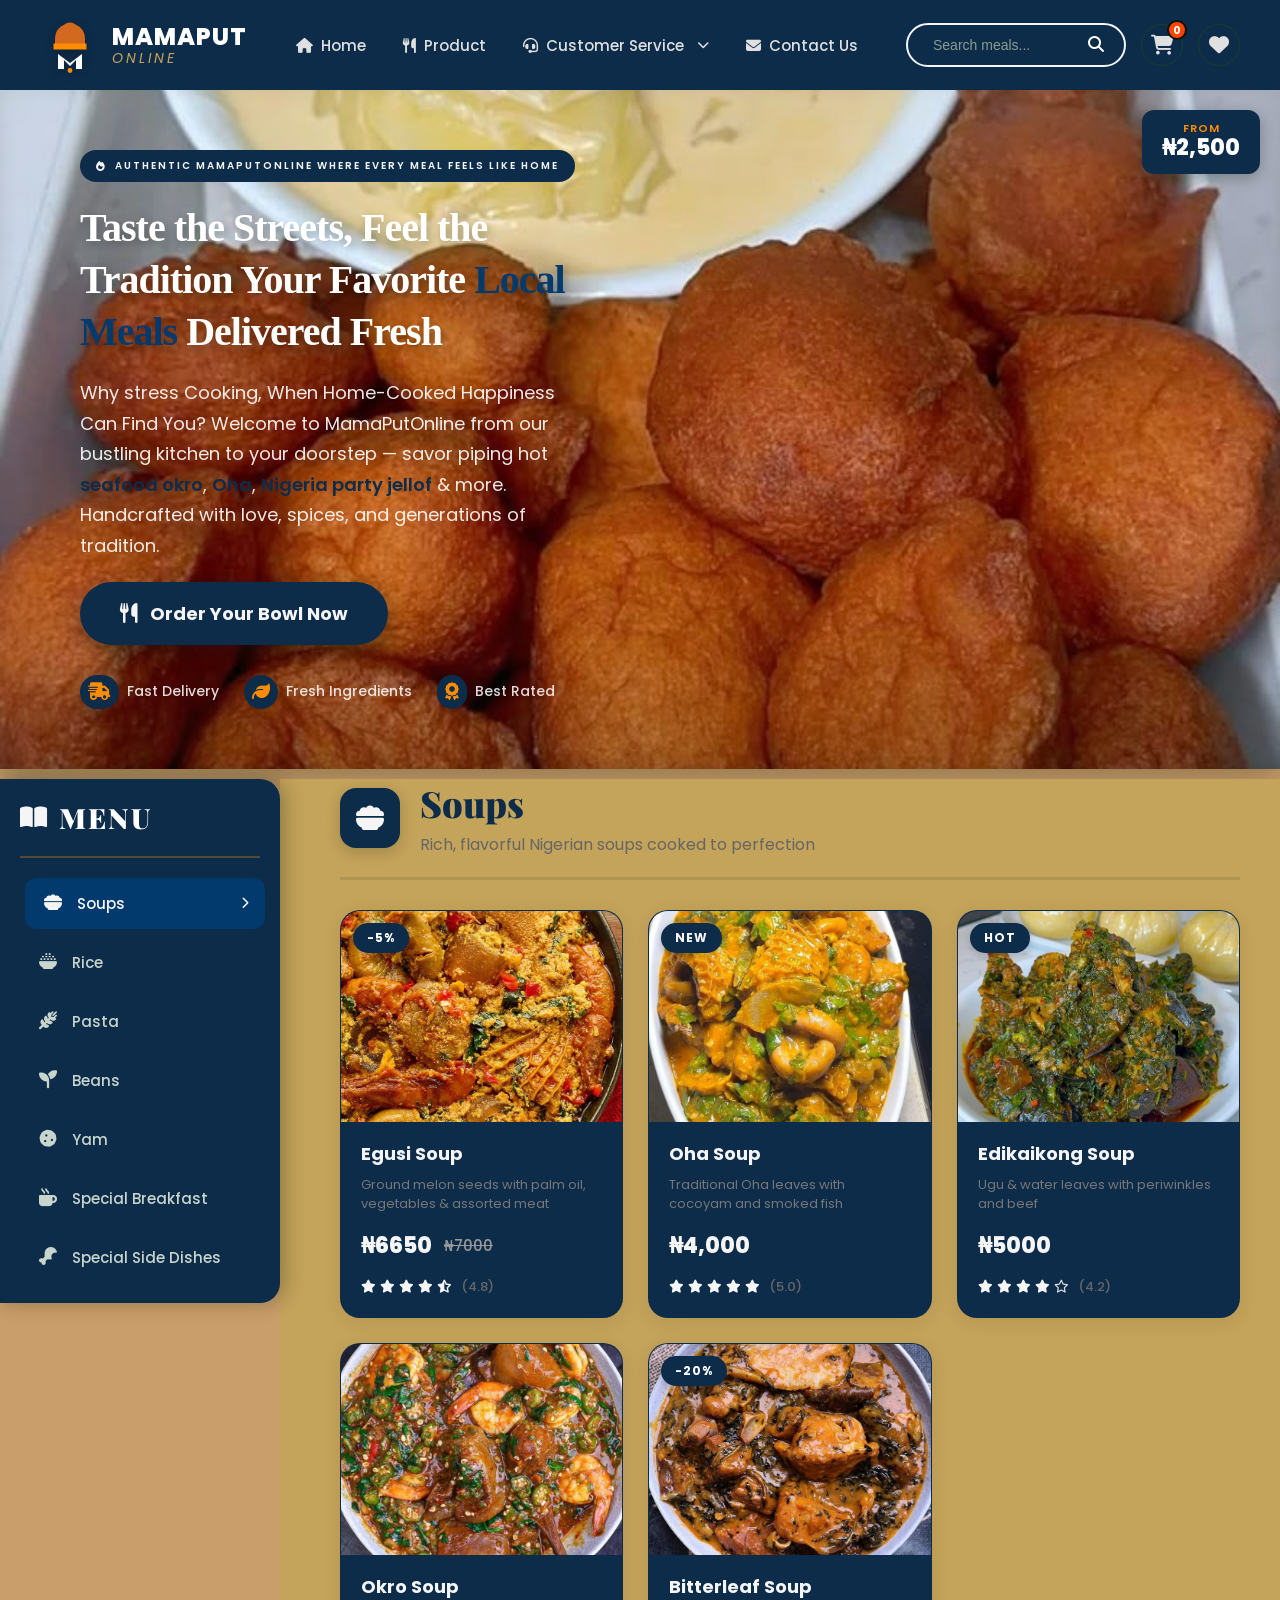
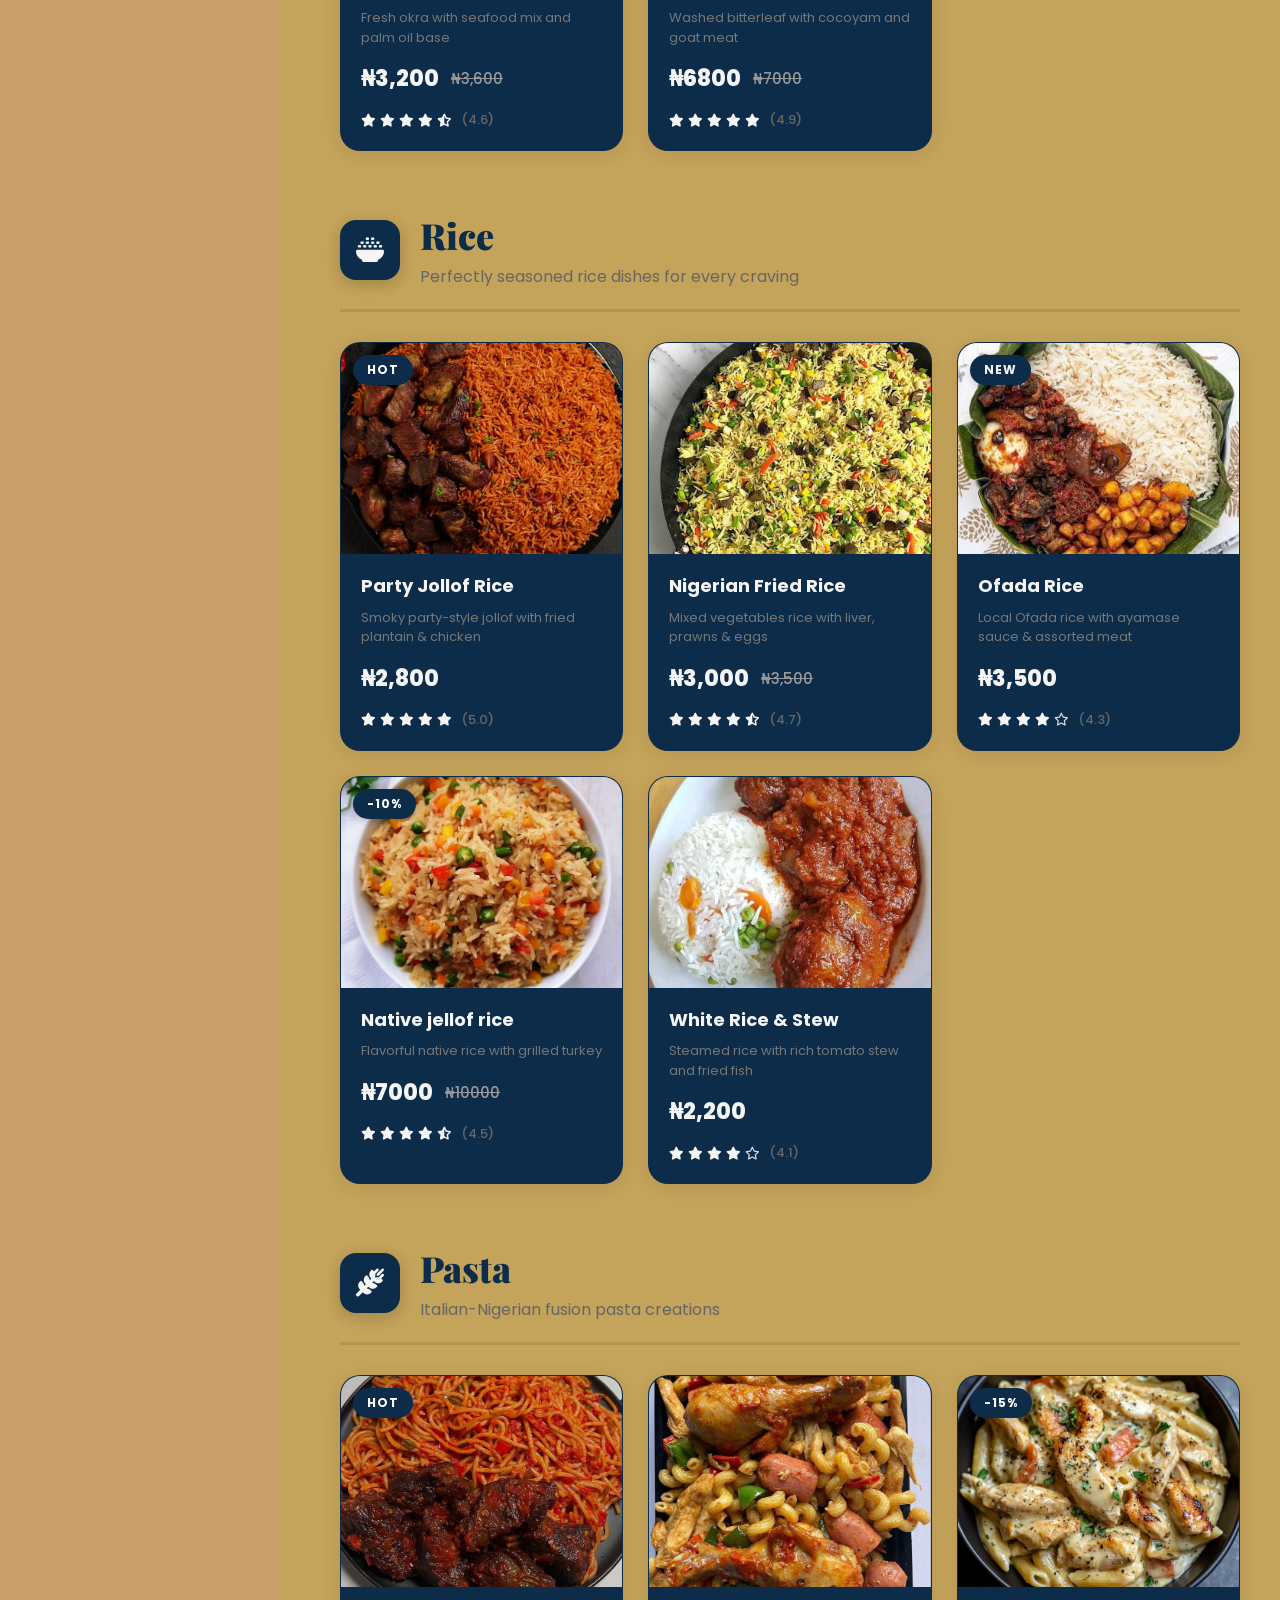
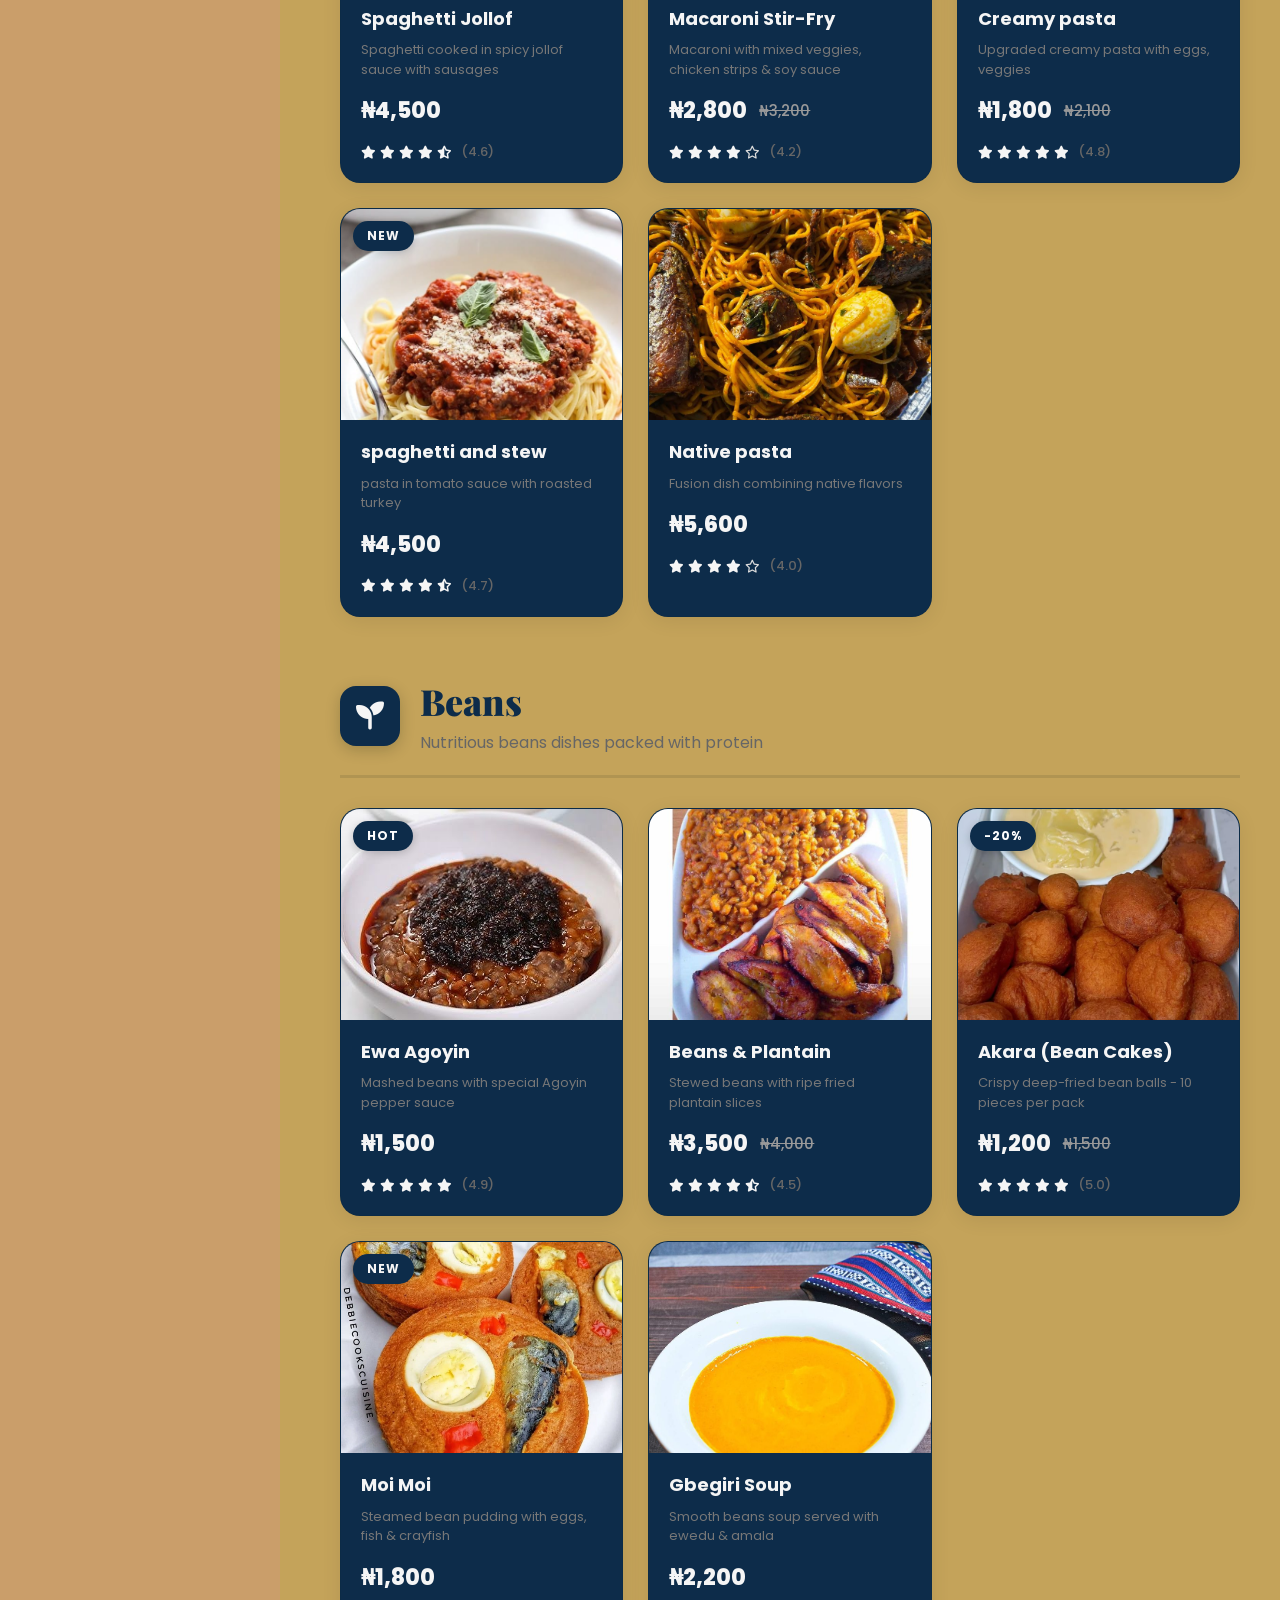
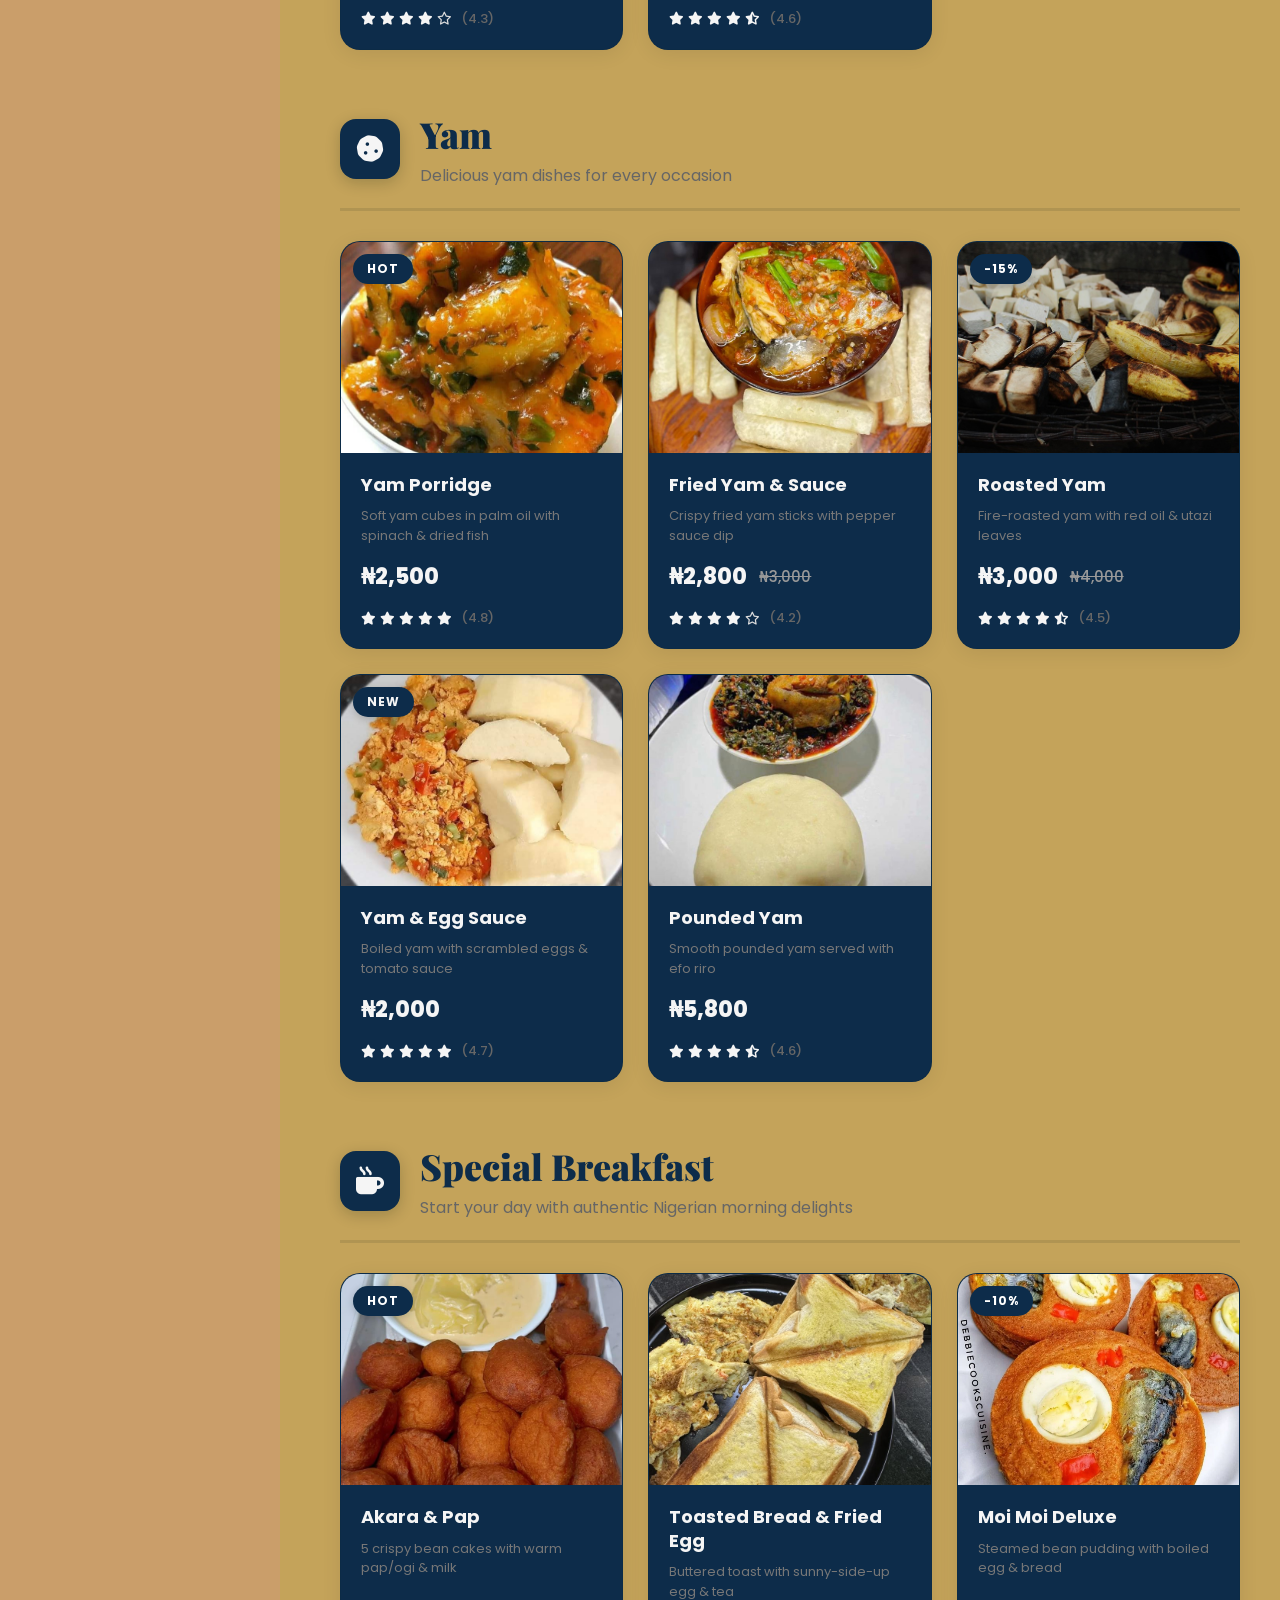
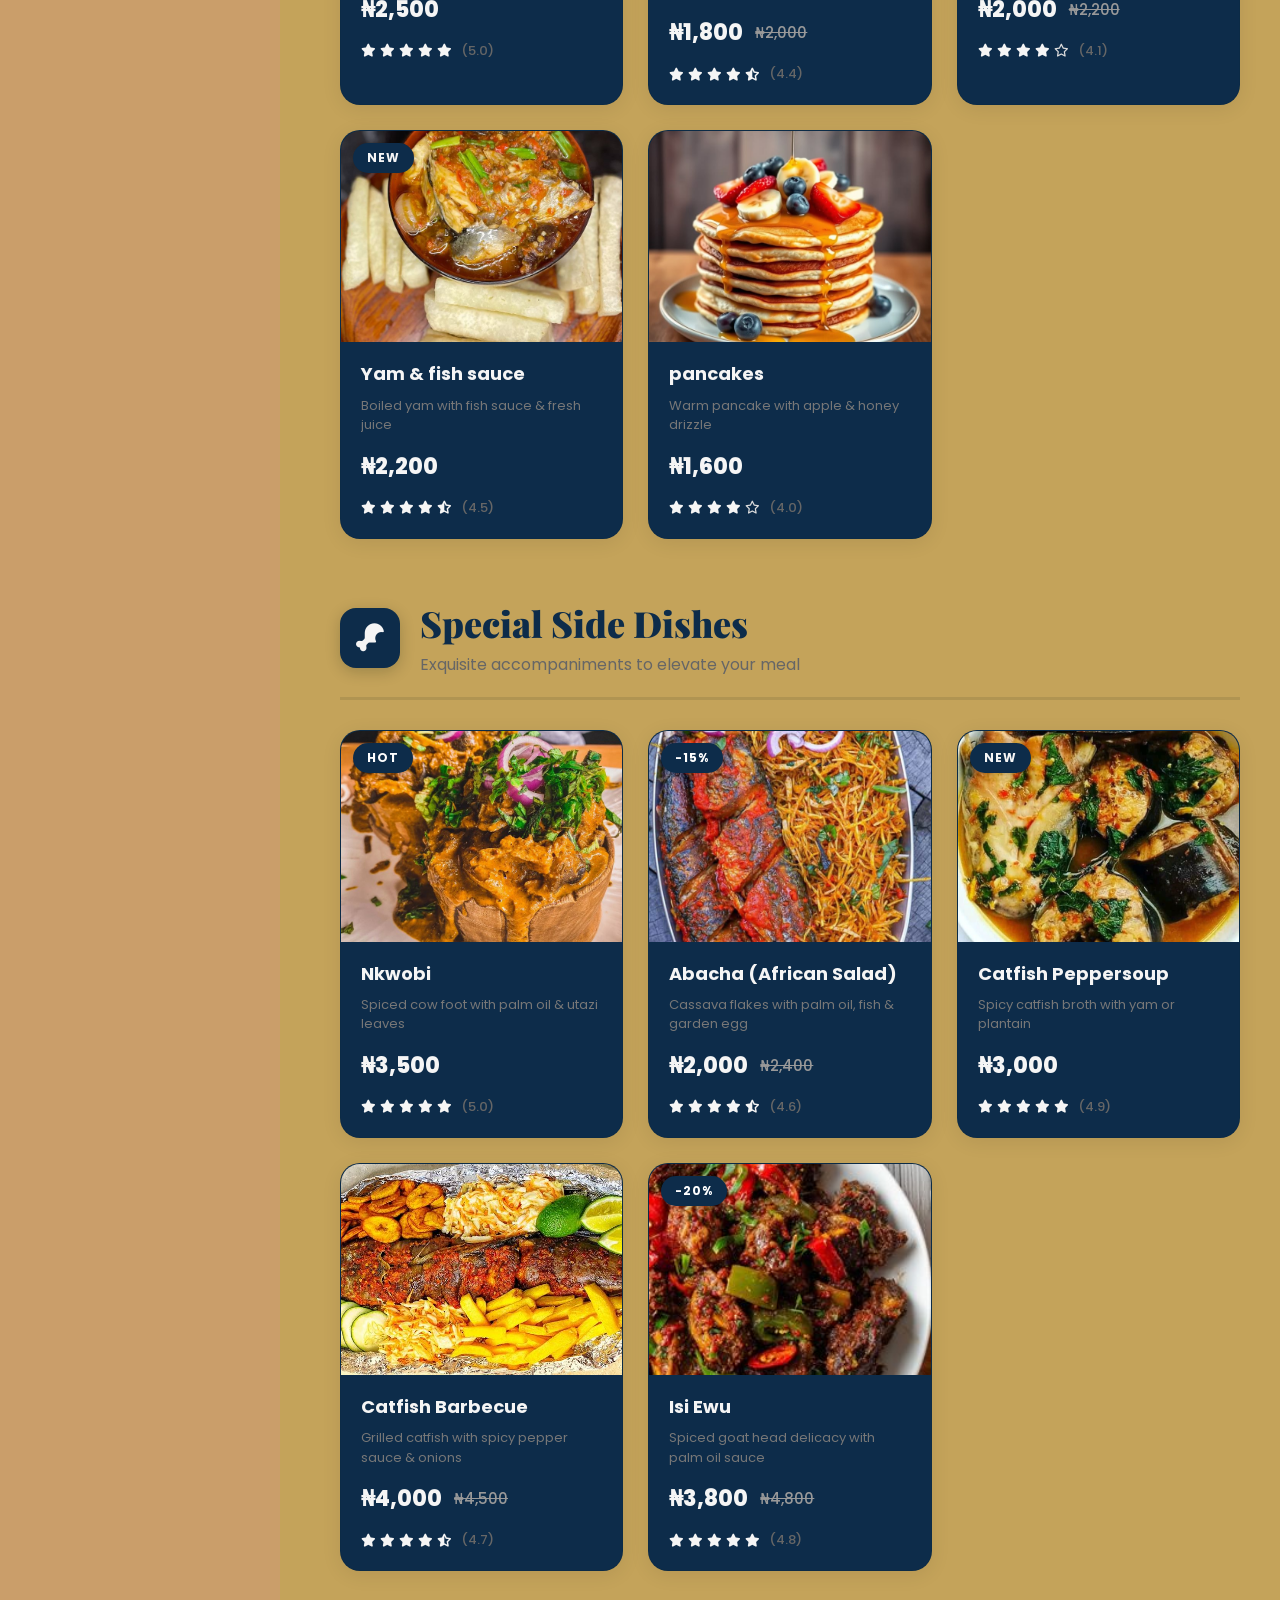
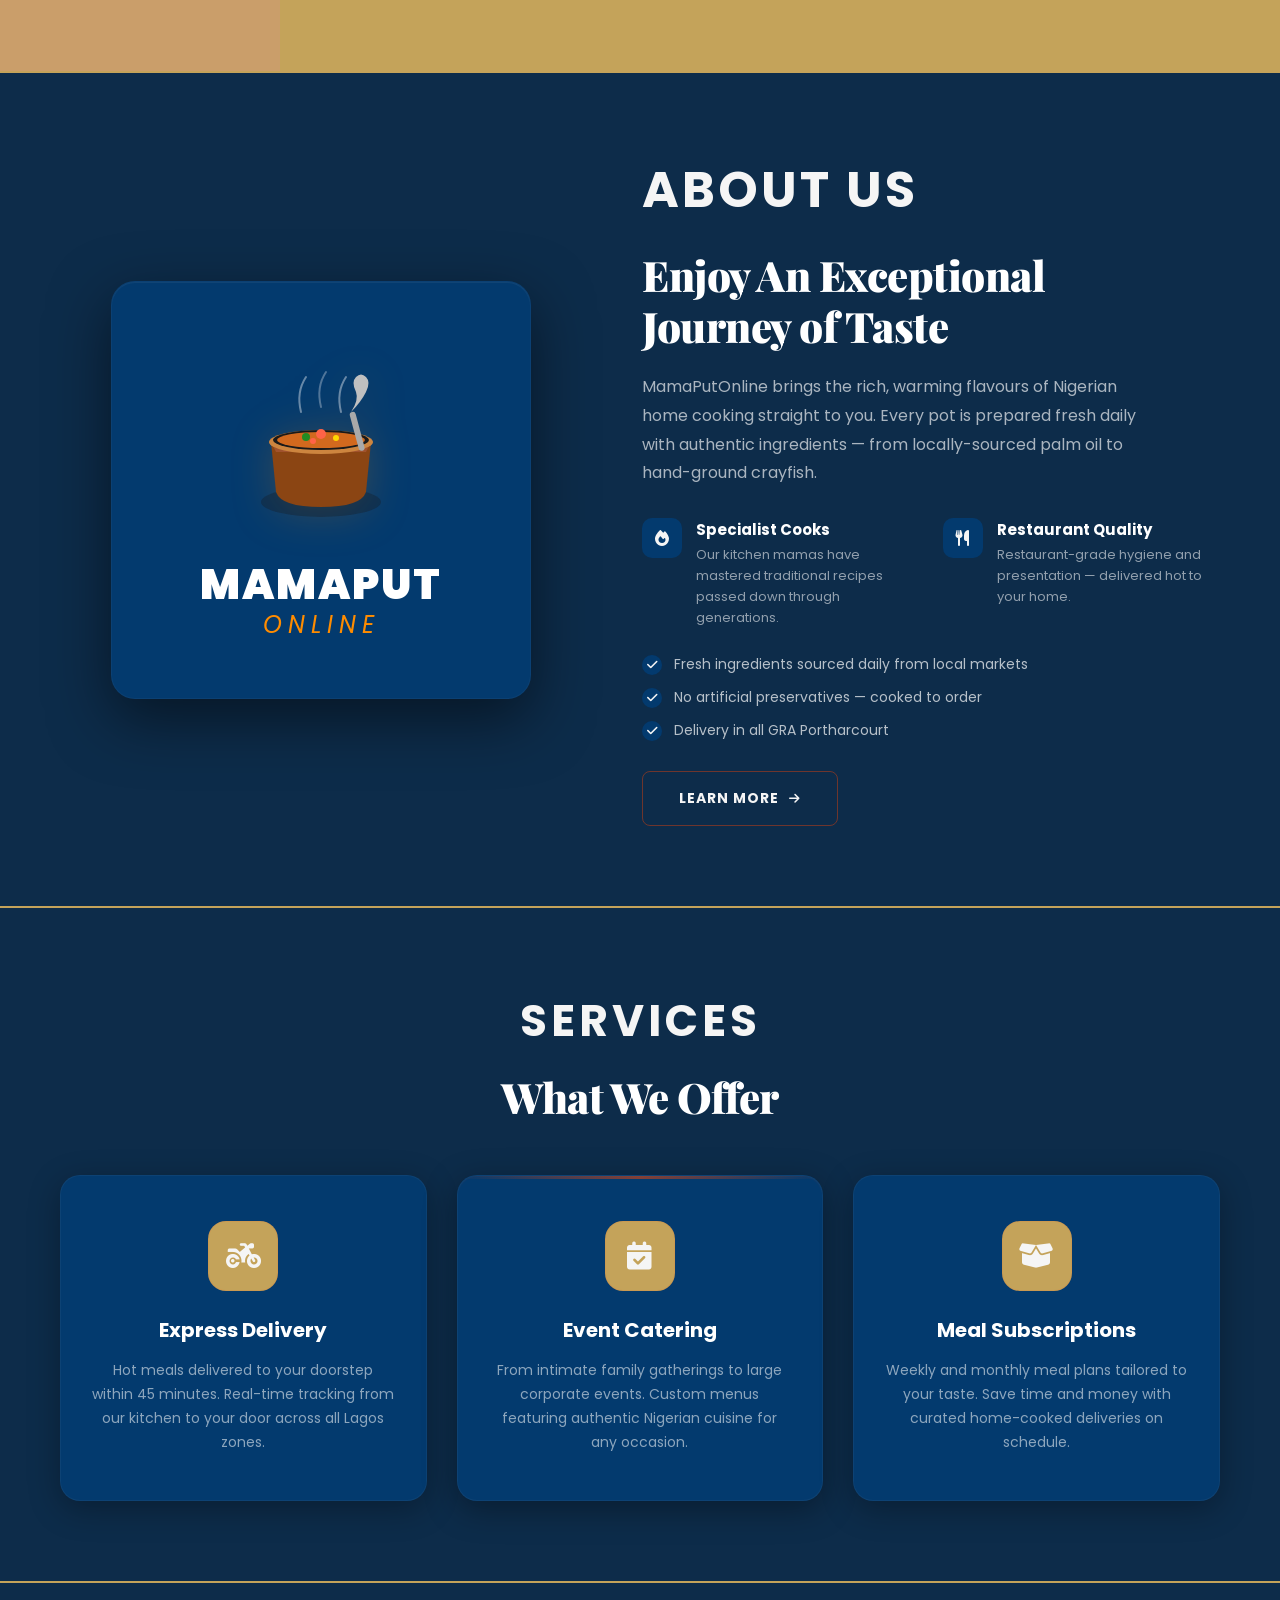
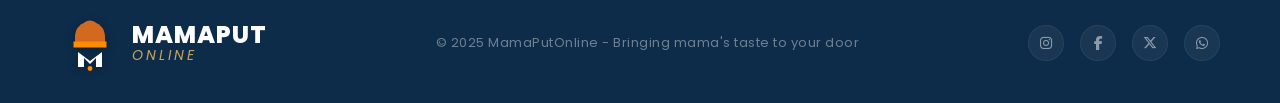
<file: index.html>
<!DOCTYPE html>
<html lang="en">
<head>
    <meta charset="UTF-8">
    <meta name="viewport" content="width=device-width, initial-scale=1.0">
    <title>MamaPutOnline - Nigerian Local Cooked Meals</title>
    <!-- Font Awesome CDN for icons -->
    <link rel="stylesheet" href="https://cdnjs.cloudflare.com/ajax/libs/font-awesome/6.5.1/css/all.min.css">
    <!-- Google Fonts for bold typography -->
    <link href="https://fonts.googleapis.com/css2?family=Poppins:wght@400;500;600;700;800;900&family=Playfair+Display:wght@700;900&display=swap" rel="stylesheet">
    <!-- Link to external CSS file -->
    <link rel="stylesheet" href="./css/index.css">
</head>

<body>

<!-- NAVIGATION BAR / MENU SECTION-->

    <nav class="navbar">
        
    <!-- Logo placed on the top left-hand corner -->
    <!-- Custom SVG logo: Chef hat + stylized "M" for MamaPutOnline -->

        <div class="logo">

            <a href="#" class="logo-link">

                <svg class="logo-svg" viewBox="0 0 200 200" xmlns="http://www.w3.org/2000/svg">
                    <!-- Chef Hat -->

                    <path class="chef-hat" d="M50 80 C50 50, 70 30, 100 30 C130 30, 150 50, 150 80 L150 100 L50 100 Z" fill="#D2691E"/>
                    <path class="chef-hat-band" d="M45 95 L155 95 L155 115 L45 115 Z" fill="#FF8C00"/>
                    <ellipse class="chef-hat-top" cx="100" cy="45" rx="25" ry="20" fill="#D2691E"/>
                    
                    <!-- Stylized Letter "M" forming body/spoon -->
                    <path class="letter-m" d="M60 130 L60 180 L80 180 L80 150 L100 170 L120 150 L120 180 L140 180 L140 130 L100 160 Z" fill="#FFFFFF"/>
                    
                    <!-- Spoon dot -->
                    <circle class="spoon-dot" cx="100" cy="185" r="8" fill="#FF8C00"/>
                </svg>

                <div class="logo-text">
                    <span class="logo-main">MamaPut</span>
                    <span class="logo-sub">Online</span>
                </div>
            </a>
        </div>

        <!-- Hamburger Menu Button (Mobile Only) -->
        <button class="hamburger" id="hamburger" aria-label="Toggle menu">
            <span class="bar"></span>
            <span class="bar"></span>
            <span class="bar"></span>
        </button>

        <!-- Navigation Links Container -->
        <ul class="nav-links" id="navLinks">
            <li><a href="#home"><i class="fas fa-home"></i> Home</a></li>
            <li><a href="#product"><i class="fas fa-utensils"></i> Product</a></li>
            <li class="dropdown">
                <a href="#customer-service" class="dropdown-toggle">
                    <i class="fas fa-headset"></i> Customer Service 
                    <i class="fas fa-chevron-down dropdown-arrow"></i>
                </a>
                <ul class="dropdown-menu">
                    <li><a href="#"><i class="fas fa-truck"></i> Home Delivery</a></li>
                    <li><a href="#"><i class="fas fa-clock"></i> Order Tracking</a></li>
                    <li><a href="#"><i class="fas fa-undo"></i>  Event Catering</a></li>
                    <li><a href="#"><i class="fas fa-star"></i> Feedback & Reviews</a></li>
                </ul>
            </li>
            <li><a href="#contact"><i class="fas fa-envelope"></i> Contact Us</a></li>
        </ul>

        <!-- Right-hand side icons and search -->

        <div class="nav-right" id="navRight">
           
            <div class="search-box">
                <input type="text" placeholder="Search meals...">
                <button type="submit"><i class="fas fa-search"></i></button>
            </div>

            <a href="#cart" class="nav-icon" title="Add to Cart">
                <i class="fas fa-shopping-cart"></i>
                <span class="badge">0</span>
            </a>
            
        
            <a href="#favourites" class="nav-icon" title="Add to Favourites">
                <i class="fas fa-heart"></i>
            </a>
        </div>

    </nav>

    <main>

        <!-- HERO SECTION-->
        
        <section class="hero" id="home">
            
            <!-- Left Partition: Bold Text Content -->
            <div class="hero-text">
                <div class="hero-text-content">
                   
                    <span class="hero-tagline">
                        <i class="fas fa-fire"></i> Authentic Mamaputonline Where Every Meal Feels Like Home
                    </span>
                    
                    <!-- Main bold heading - large print catchy words -->
                    <h1 class="hero-heading">
                        Taste the Streets, Feel the Tradition
                        Your Favorite <span class="highlight">Local Meals</span> 
                        Delivered Fresh 
                    </h1>
                    
                    <!-- Subheading description -->
                    <p class="hero-subtext">
                        Why stress Cooking, When Home-Cooked Happiness Can Find You? Welcome to MamaPutOnline from our bustling kitchen to your doorstep — 
                        savor piping hot <strong>seafood okro</strong>, <strong>Oha</strong>, 
                        <strong>Nigeria party jellof</strong> & more. Handcrafted with love, 
                        spices, and generations of tradition.
                    </p>
                    
                    <!-- Call-to-Action Button -->
                    <a href="#product" class="hero-cta">
                        <i class="fas fa-utensils"></i> Order Your Bowl Now
                    </a>
                    
                    <!-- Trust badges -->
                    <div class="hero-badges">
                        <div class="badge-item">
                            <i class="fas fa-shipping-fast"></i>
                            <span>Fast Delivery</span>
                        </div>
                        <div class="badge-item">
                            <i class="fas fa-leaf"></i>
                            <span>Fresh Ingredients</span>
                        </div>
                        <div class="badge-item">
                            <i class="fas fa-award"></i>
                            <span>Best Rated</span>
                        </div>
                    </div>
                </div>
            </div>

            <!-- Right Partition: Nigerian Dish Image -->
            <div class="hero-image">

                <div class="image-container">
                    <!-- <img 
                        src="../images/seafood okra soup.jpg" 
                        alt="Steaming Nigerian Egusi Soup with assorted meat and palm oil - MamaPutOnline Signature Dish"
                        class="hero-img"
                    > -->
            
                <!-- Decorative steam effect overlay -->
                    <div class="steam-overlay"></div>
                    
                    <!-- Floating price tag -->
                    <div class="price-tag">
                        <span class="price-label">From</span>
                        <span class="price-amount">₦2,500</span>
                    </div>
                </div>
            </div>

        </section>

         
    <!-- MAIN SECTION - MENU & PRODUCTS             -->
    <!-- ========================================== -->
    <!-- Side panel (left) with category links      -->
    <!-- Right side with product cards per category -->
    <!-- ========================================== -->
    <section class="main-section" id="product">
        
        <!-- ========================================== -->
        <!-- SIDE PANEL - Left Hand Side                -->
        <!-- ========================================== -->
        <aside class="side-panel" id="sidePanel">
            <div class="side-panel-header">
                <i class="fas fa-book-open"></i>
                <h2>MENU</h2>
            </div>
            
            <!-- Category navigation links -->
            <nav class="category-nav">
                <ul>
                    <li>
                        <a href="#category-soups" class="category-link active">
                            <i class="fas fa-bowl-food"></i>
                            <span>Soups</span>
                            <i class="fas fa-chevron-right arrow"></i>
                        </a>
                    </li>
                    <li>
                        <a href="#category-rice" class="category-link">
                            <i class="fas fa-bowl-rice"></i>
                            <span>Rice</span>
                            <i class="fas fa-chevron-right arrow"></i>
                        </a>
                    </li>
                    <li>
                        <a href="#category-pasta" class="category-link">
                            <i class="fas fa-wheat-awn"></i>
                            <span>Pasta</span>
                            <i class="fas fa-chevron-right arrow"></i>
                        </a>
                    </li>
                    <li>
                        <a href="#category-beans" class="category-link">
                            <i class="fas fa-seedling"></i>
                            <span>Beans</span>
                            <i class="fas fa-chevron-right arrow"></i>
                        </a>
                    </li>
                    <li>
                        <a href="#category-yam" class="category-link">
                            <i class="fas fa-cookie"></i>
                            <span>Yam</span>
                            <i class="fas fa-chevron-right arrow"></i>
                        </a>
                    </li>
                    <li>
                        <a href="#category-breakfast" class="category-link">
                            <i class="fas fa-mug-hot"></i>
                            <span>Special Breakfast</span>
                            <i class="fas fa-chevron-right arrow"></i>
                        </a>
                    </li>
                    <li>
                        <a href="#category-sides" class="category-link">
                            <i class="fas fa-drumstick-bite"></i>
                            <span>Special Side Dishes</span>
                            <i class="fas fa-chevron-right arrow"></i>
                        </a>
                    </li>
                </ul>
            </nav>
            
            <!-- Mobile toggle button for side panel -->
            <button class="side-panel-toggle" id="sidePanelToggle">
                <i class="fas fa-bars"></i> Browse Categories
            </button>
        </aside>

        <!-- ========================================== -->
        <!-- PRODUCTS AREA - Right Hand Side            -->
        <!-- ========================================== -->
        <div class="products-area">
            
            <!-- ========================================== -->
            <!-- CATEGORY: SOUPS                            -->
            <!-- ========================================== -->
            <div class="category-section" id="category-soups">
                <div class="category-header">
                    <div class="category-icon">
                        <i class="fas fa-bowl-food"></i>
                    </div>
                    <div class="category-title">
                        <h2>Soups</h2>
                        <p>Rich, flavorful Nigerian soups cooked to perfection</p>
                    </div>
                </div>
                
                <div class="product-grid">
                    <!-- Product Card 1 -->
                    <div class="product-card">
                        <div class="product-image">
                            <img src="./images/egusi soup.jpg" alt="Egusi Soup">
                            <div class="product-badge discount">-5%</div>
                            <div class="product-actions">
                                <button class="action-btn heart"><i class="fas fa-heart"></i></button>
                                <button class="action-btn cart"><i class="fas fa-shopping-cart"></i></button>
                            </div>
                        </div>
                        <div class="product-info">
                            <h3>Egusi Soup</h3>
                            <p class="product-desc">Ground melon seeds with palm oil, vegetables & assorted meat</p>
                            <div class="product-price">
                                <span class="current-price">₦6650</span>
                                <span class="original-price">₦7000</span>
                            </div>
                            <div class="product-rating">
                                <i class="fas fa-star"></i>
                                <i class="fas fa-star"></i>
                                <i class="fas fa-star"></i>
                                <i class="fas fa-star"></i>
                                <i class="fas fa-star-half-alt"></i>
                                <span>(4.8)</span>
                            </div>
                        </div>
                    </div>

                    <!-- Product Card 2 -->
                    <div class="product-card">
                        <div class="product-image">
                            <img src="./images/OHA SOUP.jpg" alt="Oha Soup">
                            <div class="product-badge new">NEW</div>
                            <div class="product-actions">
                                <button class="action-btn heart"><i class="fas fa-heart"></i></button>
                                <button class="action-btn cart"><i class="fas fa-shopping-cart"></i></button>
                            </div>
                        </div>
                        <div class="product-info">
                            <h3>Oha Soup</h3>
                            <p class="product-desc">Traditional Oha leaves with cocoyam and smoked fish</p>
                            <div class="product-price">
                                <span class="current-price">₦4,000</span>
                            </div>
                            <div class="product-rating">
                                <i class="fas fa-star"></i>
                                <i class="fas fa-star"></i>
                                <i class="fas fa-star"></i>
                                <i class="fas fa-star"></i>
                                <i class="fas fa-star"></i>
                                <span>(5.0)</span>
                            </div>
                        </div>
                    </div>

                    <!-- Product Card 3 -->
                    <div class="product-card">
                        <div class="product-image">
                            <img src="./images/Authentic Nigerian Edikang Ikong Soup Recipe _ Hearty & Flavorful Nigerian Soup.jpg" alt="Edikaikong Soup">
                            <div class="product-badge hot">HOT</div>
                            <div class="product-actions">
                                <button class="action-btn heart"><i class="fas fa-heart"></i></button>
                                <button class="action-btn cart"><i class="fas fa-shopping-cart"></i></button>
                            </div>
                        </div>
                        <div class="product-info">
                            <h3>Edikaikong Soup</h3>
                            <p class="product-desc">Ugu & water leaves with periwinkles and beef</p>
                            <div class="product-price">
                                <span class="current-price">₦5000</span>
                            </div>
                            <div class="product-rating">
                                <i class="fas fa-star"></i>
                                <i class="fas fa-star"></i>
                                <i class="fas fa-star"></i>
                                <i class="fas fa-star"></i>
                                <i class="far fa-star"></i>
                                <span>(4.2)</span>
                            </div>
                        </div>
                    </div>

                    <!-- Product Card 4 -->
                    <div class="product-card">
                        <div class="product-image">
                            <img src="./images/okro.jpg">
                            <div class="product-actions">
                                <button class="action-btn heart"><i class="fas fa-heart"></i></button>
                                <button class="action-btn cart"><i class="fas fa-shopping-cart"></i></button>
                            </div>
                        </div>
                        <div class="product-info">
                            <h3>Okro Soup</h3>
                            <p class="product-desc">Fresh okra with seafood mix and palm oil base</p>
                            <div class="product-price">
                                <span class="current-price">₦3,200</span>
                                <span class="original-price">₦3,600</span>
                            </div>
                            <div class="product-rating">
                                <i class="fas fa-star"></i>
                                <i class="fas fa-star"></i>
                                <i class="fas fa-star"></i>
                                <i class="fas fa-star"></i>
                                <i class="fas fa-star-half-alt"></i>
                                <span>(4.6)</span>
                            </div>
                        </div>
                    </div>

                    <!-- Product Card 5 -->
                    <div class="product-card">
                        <div class="product-image">
                            <img src="./images/bitterleaf soup.jpg" alt="Bitterleaf Soup">
                            <div class="product-badge discount">-20%</div>
                            <div class="product-actions">
                                <button class="action-btn heart"><i class="fas fa-heart"></i></button>
                                <button class="action-btn cart"><i class="fas fa-shopping-cart"></i></button>
                            </div>
                        </div>
                        <div class="product-info">
                            <h3>Bitterleaf Soup</h3>
                            <p class="product-desc">Washed bitterleaf with cocoyam and goat meat</p>
                            <div class="product-price">
                                <span class="current-price">₦6800</span>
                                <span class="original-price">₦7000</span>
                            </div>
                            <div class="product-rating">
                                <i class="fas fa-star"></i>
                                <i class="fas fa-star"></i>
                                <i class="fas fa-star"></i>
                                <i class="fas fa-star"></i>
                                <i class="fas fa-star"></i>
                                <span>(4.9)</span>
                            </div>
                        </div>
                    </div>
                </div>
            </div>

            <!-- ========================================== -->
            <!-- CATEGORY: RICE                             -->
            <!-- ========================================== -->
            <div class="category-section" id="category-rice">
                <div class="category-header">
                    <div class="category-icon">
                        <i class="fas fa-bowl-rice"></i>
                    </div>
                    <div class="category-title">
                        <h2>Rice</h2>
                        <p>Perfectly seasoned rice dishes for every craving</p>
                    </div>
                </div>
                
                <div class="product-grid">
                    <!-- Product Card 1 -->
                    <div class="product-card">
                        <div class="product-image">
                            <img src="./images/Jollof.jpg" alt="Jollof Rice">
                            <div class="product-badge hot">HOT</div>
                            <div class="product-actions">
                                <button class="action-btn heart"><i class="fas fa-heart"></i></button>
                                <button class="action-btn cart"><i class="fas fa-shopping-cart"></i></button>
                            </div>
                        </div>
                        <div class="product-info">
                            <h3>Party Jollof Rice</h3>
                            <p class="product-desc">Smoky party-style jollof with fried plantain & chicken</p>
                            <div class="product-price">
                                <span class="current-price">₦2,800</span>
                            </div>
                            <div class="product-rating">
                                <i class="fas fa-star"></i>
                                <i class="fas fa-star"></i>
                                <i class="fas fa-star"></i>
                                <i class="fas fa-star"></i>
                                <i class="fas fa-star"></i>
                                <span>(5.0)</span>
                            </div>
                        </div>
                    </div>

                    <!-- Product Card 2 -->
                    <div class="product-card">
                        <div class="product-image">
                            <img src="./images/fried rice.jpg" alt="Fried Rice">
                            <div class="product-actions">
                                <button class="action-btn heart"><i class="fas fa-heart"></i></button>
                                <button class="action-btn cart"><i class="fas fa-shopping-cart"></i></button>
                            </div>
                        </div>
                        <div class="product-info">
                            <h3>Nigerian Fried Rice</h3>
                            <p class="product-desc">Mixed vegetables rice with liver, prawns & eggs</p>
                            <div class="product-price">
                                <span class="current-price">₦3,000</span>
                                <span class="original-price">₦3,500</span>
                            </div>
                            <div class="product-rating">
                                <i class="fas fa-star"></i>
                                <i class="fas fa-star"></i>
                                <i class="fas fa-star"></i>
                                <i class="fas fa-star"></i>
                                <i class="fas fa-star-half-alt"></i>
                                <span>(4.7)</span>
                            </div>
                        </div>
                    </div>

                    <!-- Product Card 3 -->
                    <div class="product-card">
                        <div class="product-image">
                            <img src="./images/ofada rice.jpg" alt="Ofada Rice">
                            <div class="product-badge new">NEW</div>
                            <div class="product-actions">
                                <button class="action-btn heart"><i class="fas fa-heart"></i></button>
                                <button class="action-btn cart"><i class="fas fa-shopping-cart"></i></button>
                            </div>
                        </div>
                        <div class="product-info">
                            <h3>Ofada Rice</h3>
                            <p class="product-desc">Local Ofada rice with ayamase sauce & assorted meat</p>
                            <div class="product-price">
                                <span class="current-price">₦3,500</span>
                            </div>
                            <div class="product-rating">
                                <i class="fas fa-star"></i>
                                <i class="fas fa-star"></i>
                                <i class="fas fa-star"></i>
                                <i class="fas fa-star"></i>
                                <i class="far fa-star"></i>
                                <span>(4.3)</span>
                            </div>
                        </div>
                    </div>

                    <!-- Product Card 4 -->
                    <div class="product-card">
                        <div class="product-image">
                            <img src="./images/coconut rice.jpg" alt="Coconut Rice">
                            <div class="product-badge discount">-10%</div>
                            <div class="product-actions">
                                <button class="action-btn heart"><i class="fas fa-heart"></i></button>
                                <button class="action-btn cart"><i class="fas fa-shopping-cart"></i></button>
                            </div>
                        </div>
                        <div class="product-info">
                            <h3>Native jellof rice</h3>
                            <p class="product-desc">Flavorful native rice with grilled turkey</p>
                            <div class="product-price">
                                <span class="current-price">₦7000</span>
                                <span class="original-price">₦10000</span>
                            </div>
                            <div class="product-rating">
                                <i class="fas fa-star"></i>
                                <i class="fas fa-star"></i>
                                <i class="fas fa-star"></i>
                                <i class="fas fa-star"></i>
                                <i class="fas fa-star-half-alt"></i>
                                <span>(4.5)</span>
                            </div>
                        </div>
                    </div>

                    <!-- Product Card 5 -->
                    <div class="product-card">
                        <div class="product-image">
                            <img src="./images/rice stew.jpg" alt="White Rice & Stew">
                            <div class="product-actions">
                                <button class="action-btn heart"><i class="fas fa-heart"></i></button>
                                <button class="action-btn cart"><i class="fas fa-shopping-cart"></i></button>
                            </div>
                        </div>
                        <div class="product-info">
                            <h3>White Rice & Stew</h3>
                            <p class="product-desc">Steamed rice with rich tomato stew and fried fish</p>
                            <div class="product-price">
                                <span class="current-price">₦2,200</span>
                            </div>
                            <div class="product-rating">
                                <i class="fas fa-star"></i>
                                <i class="fas fa-star"></i>
                                <i class="fas fa-star"></i>
                                <i class="fas fa-star"></i>
                                <i class="far fa-star"></i>
                                <span>(4.1)</span>
                            </div>
                        </div>
                    </div>
                </div>
            </div>

            <!-- ========================================== -->
            <!-- CATEGORY: PASTA                            -->
            <!-- ========================================== -->
            <div class="category-section" id="category-pasta">
                <div class="category-header">
                    <div class="category-icon">
                        <i class="fas fa-wheat-awn"></i>
                    </div>
                    <div class="category-title">
                        <h2>Pasta</h2>
                        <p>Italian-Nigerian fusion pasta creations</p>
                    </div>
                </div>
                
                <div class="product-grid">
                    <!-- Product Card 1 -->
                    <div class="product-card">
                        <div class="product-image">
                            <img src="./images/Delicious Jollof Spaghetti.jpg" alt="Spaghetti Jollof">
                            <div class="product-badge hot">HOT</div>
                            <div class="product-actions">
                                <button class="action-btn heart"><i class="fas fa-heart"></i></button>
                                <button class="action-btn cart"><i class="fas fa-shopping-cart"></i></button>
                            </div>
                        </div>
                        <div class="product-info">
                            <h3>Spaghetti Jollof</h3>
                            <p class="product-desc">Spaghetti cooked in spicy jollof sauce with sausages</p>
                            <div class="product-price">
                                <span class="current-price">₦4,500</span>
                            </div>
                            <div class="product-rating">
                                <i class="fas fa-star"></i>
                                <i class="fas fa-star"></i>
                                <i class="fas fa-star"></i>
                                <i class="fas fa-star"></i>
                                <i class="fas fa-star-half-alt"></i>
                                <span>(4.6)</span>
                            </div>
                        </div>
                    </div>

                    <!-- Product Card 2 -->
                    <div class="product-card">
                        <div class="product-image">
                            <img src="./images/Macaroni.jpg" alt="Macaroni Stir-Fry">
                            <div class="product-actions">
                                <button class="action-btn heart"><i class="fas fa-heart"></i></button>
                                <button class="action-btn cart"><i class="fas fa-shopping-cart"></i></button>
                            </div>
                        </div>
                        <div class="product-info">
                            <h3>Macaroni Stir-Fry</h3>
                            <p class="product-desc">Macaroni with mixed veggies, chicken strips & soy sauce</p>
                            <div class="product-price">
                                <span class="current-price">₦2,800</span>
                                <span class="original-price">₦3,200</span>
                            </div>
                            <div class="product-rating">
                                <i class="fas fa-star"></i>
                                <i class="fas fa-star"></i>
                                <i class="fas fa-star"></i>
                                <i class="fas fa-star"></i>
                                <i class="far fa-star"></i>
                                <span>(4.2)</span>
                            </div>
                        </div>
                    </div>

                    <!-- Product Card 3 -->
                    <div class="product-card">
                        <div class="product-image">
                            <img src="./images/creamy pasta.jpg">
                            <div class="product-badge discount">-15%</div>
                            <div class="product-actions">
                                <button class="action-btn heart"><i class="fas fa-heart"></i></button>
                                <button class="action-btn cart"><i class="fas fa-shopping-cart"></i></button>
                            </div>
                        </div>
                        <div class="product-info">
                            <h3>Creamy pasta</h3>
                            <p class="product-desc">Upgraded creamy pasta with eggs, veggies</p>
                            <div class="product-price">
                                <span class="current-price">₦1,800</span>
                                <span class="original-price">₦2,100</span>
                            </div>
                            <div class="product-rating">
                                <i class="fas fa-star"></i>
                                <i class="fas fa-star"></i>
                                <i class="fas fa-star"></i>
                                <i class="fas fa-star"></i>
                                <i class="fas fa-star"></i>
                                <span>(4.8)</span>
                            </div>
                        </div>
                    </div>

                    <!-- Product Card 4 -->
                    <div class="product-card">
                        <div class="product-image">
                            <img src="./images/spaghetti and stew.jpg" alt="Pasta & Turkey">
                            <div class="product-badge new">NEW</div>
                            <div class="product-actions">
                                <button class="action-btn heart"><i class="fas fa-heart"></i></button>
                                <button class="action-btn cart"><i class="fas fa-shopping-cart"></i></button>
                            </div>
                        </div>
                        <div class="product-info">
                            <h3>spaghetti and stew</h3>
                            <p class="product-desc"> pasta in tomato sauce with roasted turkey</p>
                            <div class="product-price">
                                <span class="current-price">₦4,500</span>
                            </div>
                            <div class="product-rating">
                                <i class="fas fa-star"></i>
                                <i class="fas fa-star"></i>
                                <i class="fas fa-star"></i>
                                <i class="fas fa-star"></i>
                                <i class="fas fa-star-half-alt"></i>
                                <span>(4.7)</span>
                            </div>
                        </div>
                    </div>

                    <!-- Product Card 5 -->
                    <div class="product-card">
                        <div class="product-image">
                            <img src="./images/native pasta.jpg" alt="Yam Porridge Pasta">
                            <div class="product-actions">
                                <button class="action-btn heart"><i class="fas fa-heart"></i></button>
                                <button class="action-btn cart"><i class="fas fa-shopping-cart"></i></button>
                            </div>
                        </div>
                        <div class="product-info">
                            <h3>Native pasta</h3>
                            <p class="product-desc">Fusion dish combining native flavors</p>
                            <div class="product-price">
                                <span class="current-price">₦5,600</span>
                            </div>
                            <div class="product-rating">
                                <i class="fas fa-star"></i>
                                <i class="fas fa-star"></i>
                                <i class="fas fa-star"></i>
                                <i class="fas fa-star"></i>
                                <i class="far fa-star"></i>
                                <span>(4.0)</span>
                            </div>
                        </div>
                    </div>
                </div>
            </div>

            <!-- ========================================== -->
            <!-- CATEGORY: BEANS                            -->
            <!-- ========================================== -->
            <div class="category-section" id="category-beans">
                <div class="category-header">
                    <div class="category-icon">
                        <i class="fas fa-seedling"></i>
                    </div>
                    <div class="category-title">
                        <h2>Beans</h2>
                        <p>Nutritious beans dishes packed with protein</p>
                    </div>
                </div>
                
                <div class="product-grid">
                    <!-- Product Card 1 -->
                    <div class="product-card">
                        <div class="product-image">
                            <img src="./images/ewagoin.jpg" alt="Ewa Agoyin">
                            <div class="product-badge hot">HOT</div>
                            <div class="product-actions">
                                <button class="action-btn heart"><i class="fas fa-heart"></i></button>
                                <button class="action-btn cart"><i class="fas fa-shopping-cart"></i></button>
                            </div>
                        </div>
                        <div class="product-info">
                            <h3>Ewa Agoyin</h3>
                            <p class="product-desc">Mashed beans with special Agoyin pepper sauce</p>
                            <div class="product-price">
                                <span class="current-price">₦1,500</span>
                            </div>
                            <div class="product-rating">
                                <i class="fas fa-star"></i>
                                <i class="fas fa-star"></i>
                                <i class="fas fa-star"></i>
                                <i class="fas fa-star"></i>
                                <i class="fas fa-star"></i>
                                <span>(4.9)</span>
                            </div>
                        </div>
                    </div>

                    <!-- Product Card 2 -->
                    <div class="product-card">
                        <div class="product-image">
                            <img src="./images/beans and plaintain.jpg" alt="Beans & Plantain">
                            <div class="product-actions">
                                <button class="action-btn heart"><i class="fas fa-heart"></i></button>
                                <button class="action-btn cart"><i class="fas fa-shopping-cart"></i></button>
                            </div>
                        </div>
                        <div class="product-info">
                            <h3>Beans & Plantain</h3>
                            <p class="product-desc">Stewed beans with ripe fried plantain slices</p>
                            <div class="product-price">
                                <span class="current-price">₦3,500</span>
                                <span class="original-price">₦4,000</span>
                            </div>
                            <div class="product-rating">
                                <i class="fas fa-star"></i>
                                <i class="fas fa-star"></i>
                                <i class="fas fa-star"></i>
                                <i class="fas fa-star"></i>
                                <i class="fas fa-star-half-alt"></i>
                                <span>(4.5)</span>
                            </div>
                        </div>
                    </div>

                    <!-- Product Card 3 -->
                    <div class="product-card">
                        <div class="product-image">
                            <img src="./images/akara.jpg" alt="Akara">
                            <div class="product-badge discount">-20%</div>
                            <div class="product-actions">
                                <button class="action-btn heart"><i class="fas fa-heart"></i></button>
                                <button class="action-btn cart"><i class="fas fa-shopping-cart"></i></button>
                            </div>
                        </div>
                        <div class="product-info">
                            <h3>Akara (Bean Cakes)</h3>
                            <p class="product-desc">Crispy deep-fried bean balls - 10 pieces per pack</p>
                            <div class="product-price">
                                <span class="current-price">₦1,200</span>
                                <span class="original-price">₦1,500</span>
                            </div>
                            <div class="product-rating">
                                <i class="fas fa-star"></i>
                                <i class="fas fa-star"></i>
                                <i class="fas fa-star"></i>
                                <i class="fas fa-star"></i>
                                <i class="fas fa-star"></i>
                                <span>(5.0)</span>
                            </div>
                        </div>
                    </div>

                    <!-- Product Card 4 -->
                    <div class="product-card">
                        <div class="product-image">
                            <img src="./images/moi-moi .jpeg" alt="Moi Moi">
                            <div class="product-badge new">NEW</div>
                            <div class="product-actions">
                                <button class="action-btn heart"><i class="fas fa-heart"></i></button>
                                <button class="action-btn cart"><i class="fas fa-shopping-cart"></i></button>
                            </div>
                        </div>
                        <div class="product-info">
                            <h3>Moi Moi</h3>
                            <p class="product-desc">Steamed bean pudding with eggs, fish & crayfish</p>
                            <div class="product-price">
                                <span class="current-price">₦1,800</span>
                            </div>
                            <div class="product-rating">
                                <i class="fas fa-star"></i>
                                <i class="fas fa-star"></i>
                                <i class="fas fa-star"></i>
                                <i class="fas fa-star"></i>
                                <i class="far fa-star"></i>
                                <span>(4.3)</span>
                            </div>
                        </div>
                    </div>

                    <!-- Product Card 5 -->
                    <div class="product-card">
                        <div class="product-image">
                            <img src="./images/gbegiri.jpg" alt="Gbegiri Soup">
                            <div class="product-actions">
                                <button class="action-btn heart"><i class="fas fa-heart"></i></button>
                                <button class="action-btn cart"><i class="fas fa-shopping-cart"></i></button>
                            </div>
                        </div>
                        <div class="product-info">
                            <h3>Gbegiri Soup</h3>
                            <p class="product-desc">Smooth beans soup served with ewedu & amala</p>
                            <div class="product-price">
                                <span class="current-price">₦2,200</span>
                            </div>
                            <div class="product-rating">
                                <i class="fas fa-star"></i>
                                <i class="fas fa-star"></i>
                                <i class="fas fa-star"></i>
                                <i class="fas fa-star"></i>
                                <i class="fas fa-star-half-alt"></i>
                                <span>(4.6)</span>
                            </div>
                        </div>
                    </div>
                </div>
            </div>

            <!-- ========================================== -->
            <!-- CATEGORY: YAM                              -->
            <!-- ========================================== -->
            <div class="category-section" id="category-yam">
                <div class="category-header">
                    <div class="category-icon">
                        <i class="fas fa-cookie"></i>
                    </div>
                    <div class="category-title">
                        <h2>Yam</h2>
                        <p>Delicious yam dishes for every occasion</p>
                    </div>
                </div>
                
                <div class="product-grid">
                    <!-- Product Card 1 -->
                    <div class="product-card">
                        <div class="product-image">
                            <img src="./images/Delicious Yam Porridge.jpg" alt="Yam Porridge">
                            <div class="product-badge hot">HOT</div>
                            <div class="product-actions">
                                <button class="action-btn heart"><i class="fas fa-heart"></i></button>
                                <button class="action-btn cart"><i class="fas fa-shopping-cart"></i></button>
                            </div>
                        </div>
                        <div class="product-info">
                            <h3>Yam Porridge</h3>
                            <p class="product-desc">Soft yam cubes in palm oil with spinach & dried fish</p>
                            <div class="product-price">
                                <span class="current-price">₦2,500</span>
                            </div>
                            <div class="product-rating">
                                <i class="fas fa-star"></i>
                                <i class="fas fa-star"></i>
                                <i class="fas fa-star"></i>
                                <i class="fas fa-star"></i>
                                <i class="fas fa-star"></i>
                                <span>(4.8)</span>
                            </div>
                        </div>
                    </div>

                    <!-- Product Card 2 -->
                    <div class="product-card">
                        <div class="product-image">
                            <img src="./images/fried yam and fish sauce.jpg" alt="Fried Yam & Sauce">
                            <div class="product-actions">
                                <button class="action-btn heart"><i class="fas fa-heart"></i></button>
                                <button class="action-btn cart"><i class="fas fa-shopping-cart"></i></button>
                            </div>
                        </div>
                        <div class="product-info">
                            <h3>Fried Yam & Sauce</h3>
                            <p class="product-desc">Crispy fried yam sticks with pepper sauce dip</p>
                            <div class="product-price">
                                <span class="current-price">₦2,800</span>
                                <span class="original-price">₦3,000</span>
                            </div>
                            <div class="product-rating">
                                <i class="fas fa-star"></i>
                                <i class="fas fa-star"></i>
                                <i class="fas fa-star"></i>
                                <i class="fas fa-star"></i>
                                <i class="far fa-star"></i>
                                <span>(4.2)</span>
                            </div>
                        </div>
                    </div>

                    <!-- Product Card 3 -->
                    <div class="product-card">
                        <div class="product-image">
                            <img src="./images/roasted yam.jpg" alt="Roasted Yam">
                            <div class="product-badge discount">-15%</div>
                            <div class="product-actions">
                                <button class="action-btn heart"><i class="fas fa-heart"></i></button>
                                <button class="action-btn cart"><i class="fas fa-shopping-cart"></i></button>
                            </div>
                        </div>
                        <div class="product-info">
                            <h3>Roasted Yam</h3>
                            <p class="product-desc">Fire-roasted yam with red oil & utazi leaves</p>
                            <div class="product-price">
                                <span class="current-price">₦3,000</span>
                                <span class="original-price">₦4,000</span>
                            </div>
                            <div class="product-rating">
                                <i class="fas fa-star"></i>
                                <i class="fas fa-star"></i>
                                <i class="fas fa-star"></i>
                                <i class="fas fa-star"></i>
                                <i class="fas fa-star-half-alt"></i>
                                <span>(4.5)</span>
                            </div>
                        </div>
                    </div>

                    <!-- Product Card 4 -->
                    <div class="product-card">
                        <div class="product-image">
                            <img src="./images/boiled yam and egg sauce.jpeg" alt="Yam & Egg">
                            <div class="product-badge new">NEW</div>
                            <div class="product-actions">
                                <button class="action-btn heart"><i class="fas fa-heart"></i></button>
                                <button class="action-btn cart"><i class="fas fa-shopping-cart"></i></button>
                            </div>
                        </div>
                        <div class="product-info">
                            <h3>Yam & Egg Sauce</h3>
                            <p class="product-desc">Boiled yam with scrambled eggs & tomato sauce</p>
                            <div class="product-price">
                                <span class="current-price">₦2,000</span>
                            </div>
                            <div class="product-rating">
                                <i class="fas fa-star"></i>
                                <i class="fas fa-star"></i>
                                <i class="fas fa-star"></i>
                                <i class="fas fa-star"></i>
                                <i class="fas fa-star"></i>
                                <span>(4.7)</span>
                            </div>
                        </div>
                    </div>

                    <!-- Product Card 5 -->
                    <div class="product-card">
                        <div class="product-image">
                            <img src="./images/poundo and vegetable soup.jpg" alt="Pounded Yam">
                            <div class="product-actions">
                                <button class="action-btn heart"><i class="fas fa-heart"></i></button>
                                <button class="action-btn cart"><i class="fas fa-shopping-cart"></i></button>
                            </div>
                        </div>
                        <div class="product-info">
                            <h3>Pounded Yam</h3>
                            <p class="product-desc">Smooth pounded yam served with  efo riro</p>
                            <div class="product-price">
                                <span class="current-price">₦5,800</span>
                            </div>
                            <div class="product-rating">
                                <i class="fas fa-star"></i>
                                <i class="fas fa-star"></i>
                                <i class="fas fa-star"></i>
                                <i class="fas fa-star"></i>
                                <i class="fas fa-star-half-alt"></i>
                                <span>(4.6)</span>
                            </div>
                        </div>
                    </div>
                </div>
            </div>

            <!-- ========================================== -->
            <!-- CATEGORY: SPECIAL BREAKFAST                -->
            <!-- ========================================== -->
            <div class="category-section" id="category-breakfast">
                <div class="category-header">
                    <div class="category-icon">
                        <i class="fas fa-mug-hot"></i>
                    </div>
                    <div class="category-title">
                        <h2>Special Breakfast</h2>
                        <p>Start your day with authentic Nigerian morning delights</p>
                    </div>
                </div>
                
                <div class="product-grid">
                    <!-- Product Card 1 -->
                    <div class="product-card">
                        <div class="product-image">
                            <img src="./images/akara.jpg" alt="Akara and Pap">
                            <div class="product-badge hot">HOT</div>
                            <div class="product-actions">
                                <button class="action-btn heart"><i class="fas fa-heart"></i></button>
                                <button class="action-btn cart"><i class="fas fa-shopping-cart"></i></button>
                            </div>
                        </div>
                        <div class="product-info">
                            <h3>Akara & Pap</h3>
                            <p class="product-desc">5 crispy bean cakes with warm pap/ogi & milk</p>
                            <div class="product-price">
                                <span class="current-price">₦2,500</span>
                            </div>
                            <div class="product-rating">
                                <i class="fas fa-star"></i>
                                <i class="fas fa-star"></i>
                                <i class="fas fa-star"></i>
                                <i class="fas fa-star"></i>
                                <i class="fas fa-star"></i>
                                <span>(5.0)</span>
                            </div>
                        </div>
                    </div>

                    <!-- Product Card 2 -->
                    <div class="product-card">
                        <div class="product-image">
                            <img src="./images/Toast bread.jpg" alt="Toasted Bread & Egg">
                            <div class="product-actions">
                                <button class="action-btn heart"><i class="fas fa-heart"></i></button>
                                <button class="action-btn cart"><i class="fas fa-shopping-cart"></i></button>
                            </div>
                        </div>
                        <div class="product-info">
                            <h3>Toasted Bread & Fried Egg</h3>
                            <p class="product-desc">Buttered toast with sunny-side-up egg & tea</p>
                            <div class="product-price">
                                <span class="current-price">₦1,800</span>
                                <span class="original-price">₦2,000</span>
                            </div>
                            <div class="product-rating">
                                <i class="fas fa-star"></i>
                                <i class="fas fa-star"></i>
                                <i class="fas fa-star"></i>
                                <i class="fas fa-star"></i>
                                <i class="fas fa-star-half-alt"></i>
                                <span>(4.4)</span>
                            </div>
                        </div>
                    </div>

                    <!-- Product Card 3 -->
                    <div class="product-card">
                        <div class="product-image">
                            <img src="./images/moi-moi .jpeg" alt="Moi Moi Breakfast">
                            <div class="product-badge discount">-10%</div>
                            <div class="product-actions">
                                <button class="action-btn heart"><i class="fas fa-heart"></i></button>
                                <button class="action-btn cart"><i class="fas fa-shopping-cart"></i></button>
                            </div>
                        </div>
                        <div class="product-info">
                            <h3>Moi Moi Deluxe</h3>
                            <p class="product-desc">Steamed bean pudding with boiled egg & bread</p>
                            <div class="product-price">
                                <span class="current-price">₦2,000</span>
                                <span class="original-price">₦2,200</span>
                            </div>
                            <div class="product-rating">
                                <i class="fas fa-star"></i>
                                <i class="fas fa-star"></i>
                                <i class="fas fa-star"></i>
                                <i class="fas fa-star"></i>
                                <i class="far fa-star"></i>
                                <span>(4.1)</span>
                            </div>
                        </div>
                    </div>

                    <!-- Product Card 4 -->
                    <div class="product-card">
                        <div class="product-image">
                            <img src="./images/fried yam and fish sauce.jpg" alt="Yam & Egg Breakfast">
                            <div class="product-badge new">NEW</div>
                            <div class="product-actions">
                                <button class="action-btn heart"><i class="fas fa-heart"></i></button>
                                <button class="action-btn cart"><i class="fas fa-shopping-cart"></i></button>
                            </div>
                        </div>
                        <div class="product-info">
                             <h3>Yam & fish sauce </h3> 
                            <p class="product-desc">Boiled yam with fish sauce & fresh juice</p>
                            <div class="product-price">
                                <span class="current-price">₦2,200</span>
                            </div>
                            <div class="product-rating">
                                <i class="fas fa-star"></i>
                                <i class="fas fa-star"></i>
                                <i class="fas fa-star"></i>
                                <i class="fas fa-star"></i>
                                <i class="fas fa-star-half-alt"></i>
                                <span>(4.5)</span>
                            </div>
                        </div>
                    </div>

                    <!-- Product Card 5 -->
                    <div class="product-card">
                        <div class="product-image">
                            <img src="./images/pancakes aux fruits.jpg" alt="Oats & Fruits">
                            <div class="product-actions">
                                <button class="action-btn heart"><i class="fas fa-heart"></i></button>
                                <button class="action-btn cart"><i class="fas fa-shopping-cart"></i></button>
                            </div>
                        </div>
                        <div class="product-info">
                            <h3>pancakes</h3>
                            <p class="product-desc">Warm pancake with apple & honey drizzle</p>
                            <div class="product-price">
                                <span class="current-price">₦1,600</span>
                            </div>
                            <div class="product-rating">
                                <i class="fas fa-star"></i>
                                <i class="fas fa-star"></i>
                                <i class="fas fa-star"></i>
                                <i class="fas fa-star"></i>
                                <i class="far fa-star"></i>
                                <span>(4.0)</span>
                            </div>
                        </div>
                    </div>
                </div>
            </div>

            <!-- ========================================== -->
            <!-- CATEGORY: SPECIAL SIDE DISHES              -->
            <!-- ========================================== -->
            <div class="category-section" id="category-sides">
                <div class="category-header">
                    <div class="category-icon">
                        <i class="fas fa-drumstick-bite"></i>
                    </div>
                    <div class="category-title">
                        <h2>Special Side Dishes</h2>
                        <p>Exquisite accompaniments to elevate your meal</p>
                    </div>
                </div>
                
                <div class="product-grid">
                    <!-- Product Card 1 -->
                    <div class="product-card">
                        <div class="product-image">
                            <img src="./images/nkwobi.jpg" alt="Nkwobi">
                            <div class="product-badge hot">HOT</div>
                            <div class="product-actions">
                                <button class="action-btn heart"><i class="fas fa-heart"></i></button>
                                <button class="action-btn cart"><i class="fas fa-shopping-cart"></i></button>
                            </div>
                        </div>
                        <div class="product-info">
                            <h3>Nkwobi</h3>
                            <p class="product-desc">Spiced cow foot with palm oil & utazi leaves</p>
                            <div class="product-price">
                                <span class="current-price">₦3,500</span>
                            </div>
                            <div class="product-rating">
                                <i class="fas fa-star"></i>
                                <i class="fas fa-star"></i>
                                <i class="fas fa-star"></i>
                                <i class="fas fa-star"></i>
                                <i class="fas fa-star"></i>
                                <span>(5.0)</span>
                            </div>
                        </div>
                    </div>

                    <!-- Product Card 2 -->
                    <div class="product-card">
                        <div class="product-image">
                            <img src="./images/Abacha.jpg" alt="Abacha">
                            <div class="product-badge discount">-15%</div>
                            <div class="product-actions">
                                <button class="action-btn heart"><i class="fas fa-heart"></i></button>
                                <button class="action-btn cart"><i class="fas fa-shopping-cart"></i></button>
                            </div>
                        </div>
                        <div class="product-info">
                            <h3>Abacha (African Salad)</h3>
                            <p class="product-desc">Cassava flakes with palm oil, fish & garden egg</p>
                            <div class="product-price">
                                <span class="current-price">₦2,000</span>
                                <span class="original-price">₦2,400</span>
                            </div>
                            <div class="product-rating">
                                <i class="fas fa-star"></i>
                                <i class="fas fa-star"></i>
                                <i class="fas fa-star"></i>
                                <i class="fas fa-star"></i>
                                <i class="fas fa-star-half-alt"></i>
                                <span>(4.6)</span>
                            </div>
                        </div>
                    </div>

                    <!-- Product Card 3 -->
                    <div class="product-card">
                        <div class="product-image">
                            <img src="./images/cat fish barbque.jpg" alt="Catfish Peppersoup">
                            <div class="product-badge new">NEW</div>
                            <div class="product-actions">
                                <button class="action-btn heart"><i class="fas fa-heart"></i></button>
                                <button class="action-btn cart"><i class="fas fa-shopping-cart"></i></button>
                            </div>
                        </div>
                        <div class="product-info">
                            <h3>Catfish Peppersoup</h3>
                            <p class="product-desc">Spicy catfish broth with yam or plantain</p>
                            <div class="product-price">
                                <span class="current-price">₦3,000</span>
                            </div>
                            <div class="product-rating">
                                <i class="fas fa-star"></i>
                                <i class="fas fa-star"></i>
                                <i class="fas fa-star"></i>
                                <i class="fas fa-star"></i>
                                <i class="fas fa-star"></i>
                                <span>(4.9)</span>
                            </div>
                        </div>
                    </div>

                    <!-- Product Card 4 -->
                    <div class="product-card">
                        <div class="product-image">
                            <img src="./images/catfish barbaque.jpg" alt="Catfish Barbecue">
                            <div class="product-actions">
                                <button class="action-btn heart"><i class="fas fa-heart"></i></button>
                                <button class="action-btn cart"><i class="fas fa-shopping-cart"></i></button>
                            </div>
                        </div>
                        <div class="product-info">
                            <h3>Catfish Barbecue</h3>
                            <p class="product-desc">Grilled catfish with spicy pepper sauce & onions</p>
                            <div class="product-price">
                                <span class="current-price">₦4,000</span>
                                <span class="original-price">₦4,500</span>
                            </div>
                            <div class="product-rating">
                                <i class="fas fa-star"></i>
                                <i class="fas fa-star"></i>
                                <i class="fas fa-star"></i>
                                <i class="fas fa-star"></i>
                                <i class="fas fa-star-half-alt"></i>
                                <span>(4.7)</span>
                            </div>
                        </div>
                    </div>

                    <!-- Product Card 5 -->
                    <div class="product-card">
                        <div class="product-image">
                            <img src="./images/peppered goat meat.jpg" alt="Isi Ewu">
                            <div class="product-badge discount">-20%</div>
                            <div class="product-actions">
                                <button class="action-btn heart"><i class="fas fa-heart"></i></button>
                                <button class="action-btn cart"><i class="fas fa-shopping-cart"></i></button>
                            </div>
                        </div>
                        <div class="product-info">
                            <h3>Isi Ewu</h3>
                            <p class="product-desc">Spiced goat head delicacy with palm oil sauce</p>
                            <div class="product-price">
                                <span class="current-price">₦3,800</span>
                                <span class="original-price">₦4,800</span>
                            </div>
                            <div class="product-rating">
                                <i class="fas fa-star"></i>
                                <i class="fas fa-star"></i>
                                <i class="fas fa-star"></i>
                                <i class="fas fa-star"></i>
                                <i class="fas fa-star"></i>
                                <span>(4.8)</span>
                            </div>
                        </div>
                    </div>
                </div>
            </div>

        </div>
        <!-- End of Products Area -->

    </section>


    <!-- ========================================== -->
        <!-- ABOUT SECTION                              -->
        <!-- ========================================== -->
        <section class="about-section" id="about">
            <div class="about-container">
                <!-- Left: Logo/Image Area -->
                <div class="about-image-area">
                    <div class="about-image-wrapper">
                        <svg class="about-logo-svg" viewBox="0 0 200 200" xmlns="http://www.w3.org/2000/svg">
                            <!-- Cooking Pot with Fire -->
                            <ellipse cx="100" cy="160" rx="60" ry="15" fill="#1a1a1a" opacity="0.3"/>
                            <!-- Fire -->
                            <path d="M70 155 Q80 120 100 100 Q120 120 130 155 Q115 140 100 145 Q85 140 70 155" fill="#FF4500"/>
                            <path d="M85 155 Q90 135 100 125 Q110 135 115 155 Q108 148 100 150 Q92 148 85 155" fill="#FF8C00"/>
                            <!-- Pot Body -->
                            <path d="M50 100 L55 150 Q60 165 100 165 Q140 165 145 150 L150 100 Z" fill="#8B4513"/>
                            <path d="M50 100 L150 100 L145 110 L55 110 Z" fill="#A0522D"/>
                            <!-- Pot Rim -->
                            <ellipse cx="100" cy="100" rx="52" ry="12" fill="#CD853F"/>
                            <ellipse cx="100" cy="98" rx="48" ry="10" fill="#1a1a1a"/>
                            <!-- Soup Contents -->
                            <ellipse cx="100" cy="98" rx="44" ry="8" fill="#D2691E"/>
                            <!-- Ingredients floating -->
                            <circle cx="85" cy="95" r="4" fill="#228B22"/>
                            <circle cx="100" cy="92" r="5" fill="#FF6347"/>
                            <circle cx="115" cy="96" r="3" fill="#FFD700"/>
                            <circle cx="92" cy="99" r="3" fill="#FF6347"/>
                            <!-- Spoon -->
                            <path d="M130 70 Q140 60 145 50 Q150 40 145 35 Q140 30 135 35 Q130 40 135 50 Q138 58 130 70" fill="#C0C0C0"/>
                            <rect x="128" y="70" width="6" height="40" rx="3" fill="#A9A9A9" transform="rotate(-15 131 70)"/>
                            <!-- Steam lines -->
                            <path d="M80 70 Q75 50 85 35" stroke="rgba(255,255,255,0.4)" stroke-width="2" fill="none" stroke-linecap="round"/>
                            <path d="M100 65 Q95 45 105 30" stroke="rgba(255,255,255,0.3)" stroke-width="2" fill="none" stroke-linecap="round"/>
                            <path d="M120 70 Q115 50 125 35" stroke="rgba(255,255,255,0.4)" stroke-width="2" fill="none" stroke-linecap="round"/>
                        </svg>
                        <div class="about-logo-text">
                            <span class="about-logo-main">MamaPut</span>
                            <span class="about-logo-sub">Online</span>
                        </div>
                    </div>
                </div>

                <!-- Right: Content Area -->
                <div class="about-content">
                    <span class="about-label">ABOUT US</span>
                    <h2 class="about-heading">Enjoy An Exceptional<br>Journey of Taste</h2>
                    <p class="about-description">
                        MamaPutOnline brings the rich, warming flavours of Nigerian home cooking straight to you. Every pot is 
                        prepared fresh daily with authentic ingredients — from locally-sourced palm oil to hand-ground crayfish.
                    </p>

                    <div class="about-features">
                        <div class="about-feature-item">
                            <div class="about-feature-icon">
                                <i class="fas fa-fire"></i>
                            </div>
                            <div class="about-feature-text">
                                <h4>Specialist Cooks</h4>
                                <p>Our kitchen mamas have mastered traditional recipes passed down through generations.</p>
                            </div>
                        </div>
                        <div class="about-feature-item">
                            <div class="about-feature-icon">
                                <i class="fas fa-utensils"></i>
                            </div>
                            <div class="about-feature-text">
                                <h4>Restaurant Quality</h4>
                                <p>Restaurant-grade hygiene and presentation — delivered hot to your home.</p>
                            </div>
                        </div>
                    </div>

                    <ul class="about-checklist">
                        <li><i class="fas fa-check"></i> Fresh ingredients sourced daily from local markets</li>
                        <li><i class="fas fa-check"></i> No artificial preservatives — cooked to order</li>
                        <li><i class="fas fa-check"></i> Delivery in all GRA Portharcourt</li>
                    </ul>

                    <a href="#product" class="about-cta">
                        LEARN MORE <i class="fas fa-arrow-right"></i>
                    </a>
                </div>
            </div>
        </section>

        <!-- ========================================== -->
        <!-- SERVICES SECTION                           -->
        <!-- ========================================== -->
        <section class="services-section" id="services">
            <div class="services-container">
                <span class="services-label">SERVICES</span>
                <h2 class="services-heading">What We Offer</h2>

                <div class="services-grid">
                    <!-- Service Card 1: Home Delivery -->
                    <div class="service-card">
                        <div class="service-icon-wrapper">
                            <i class="fas fa-motorcycle"></i>
                        </div>
                        <h3 class="service-title">Express Delivery</h3>
                        <p class="service-desc">
                            Hot meals delivered to your doorstep within 45 minutes. Real-time tracking from our kitchen to your door across all Lagos zones.
                        </p>
                    </div>

                    <!-- Service Card 2: Event Catering -->
                    <div class="service-card service-card-active">
                        <div class="service-icon-wrapper">
                            <i class="fas fa-calendar-check"></i>
                        </div>
                        <h3 class="service-title">Event Catering</h3>
                        <p class="service-desc">
                            From intimate family gatherings to large corporate events. Custom menus featuring authentic Nigerian cuisine for any occasion.
                        </p>
                    </div>

                    <!-- Service Card 3: Meal Subscriptions -->
                    <div class="service-card">
                        <div class="service-icon-wrapper">
                            <i class="fas fa-box-open"></i>
                        </div>
                        <h3 class="service-title">Meal Subscriptions</h3>
                        <p class="service-desc">
                            Weekly and monthly meal plans tailored to your taste. Save time and money with curated home-cooked deliveries on schedule.
                        </p>
                    </div>
                </div>
            </div>
        </section>

        <!-- ========================================== -->
    <!-- FOOTER SECTION                             -->
    <!-- ========================================== -->
    <footer class="site-footer"> 
       <div class="footer-container">
            <div class="logo">

                <a href="#" class="logo-link">

                    <svg class="logo-svg" viewBox="0 0 200 200" xmlns="http://www.w3.org/2000/svg">
                        <!-- Chef Hat -->

                        <path class="chef-hat" d="M50 80 C50 50, 70 30, 100 30 C130 30, 150 50, 150 80 L150 100 L50 100 Z" fill="#D2691E"/>
                        <path class="chef-hat-band" d="M45 95 L155 95 L155 115 L45 115 Z" fill="#FF8C00"/>
                        <ellipse class="chef-hat-top" cx="100" cy="45" rx="25" ry="20" fill="#D2691E"/>
                        
                        <!-- Stylized Letter "M" forming body/spoon -->
                        <path class="letter-m" d="M60 130 L60 180 L80 180 L80 150 L100 170 L120 150 L120 180 L140 180 L140 130 L100 160 Z" fill="#FFFFFF"/>
                        
                        <!-- Spoon dot -->
                        <circle class="spoon-dot" cx="100" cy="185" r="8" fill="#FF8C00"/>
                    </svg>

                    <div class="logo-text">
                        <span class="logo-main">MamaPut</span>
                        <span class="logo-sub">Online</span>
                    </div>
                </a>
            </div>
                <div class="footer-center">
                    <p class="footer-copyright">&copy; 2025 MamaPutOnline - Bringing mama's taste to your door</p>
                </div>
                <div class="footer-right">
                    <a href="#" class="footer-social" aria-label="Instagram"><i class="fab fa-instagram"></i></a>
                    <a href="#" class="footer-social" aria-label="Facebook"><i class="fab fa-facebook-f"></i></a>
                    <a href="#" class="footer-social" aria-label="Twitter"><i class="fab fa-x-twitter"></i></a>
                    <a href="#" class="footer-social" aria-label="WhatsApp"><i class="fab fa-whatsapp"></i></a>
                </div>
            
            </div>    
        
        </div>    
    </footer>



















    </main>





</body>
</html>
</file>
<file: css/index.css>
/* GLOBAL RESET & BASE STYLES */
* {
    margin: 0;
    padding: 0;
    box-sizing: border-box;
}

html {
    scroll-behavior: smooth;
}

body {
    font-family: 'Poppins', 'Segoe UI', Tahoma, Geneva, Verdana, sans-serif;
     overflow-x: hidden;
    background-color: #c4935ae5 ; 
    
}


/* NAVIGATION BAR STYLES */
/* Main navbar container - Sticky positioning */
.navbar {
    position: sticky;
    top: 0;
    z-index: 1000;
    display: flex;
    align-items: center;
    justify-content: space-between;
    padding: 0 40px;
    height: 90px;
    background-color:#0D2C4A;
    box-shadow:#0D2C4A;
    transition: all 0.3s ease;
}

/* LOGO STYLES - Top Left Corner */

.logo {
    display: flex;
    align-items: center;
    flex-shrink: 0;
}

.logo-link {
    display: flex;
    align-items: center;
    text-decoration: none;
    gap: 12px;
}

.logo-svg {
    width: 60px;
    height: 60px;
    filter: drop-shadow(0 2px 4px rgba(0,0,0,0.3));
    transition: transform 0.3s ease;
}

.logo-link:hover .logo-svg {
    transform: scale(1.08) rotate(-3deg);
}

/* Logo text styling */
.logo-text {
    display: flex;
    flex-direction: column;
    line-height: 1.1;
}

.logo-main {
    font-size: 24px;
    font-weight: 800;
    color: #ffffff;
    letter-spacing: 1px;
    text-transform: uppercase;
}

.logo-sub {
    font-size: 14px;
    font-weight: 400;
    color: #c4a35a;
    letter-spacing: 3px;
    text-transform: uppercase;
    font-style: italic;
}


/* HAMBURGER MENU (Mobile Only)*/

.hamburger {
    display: none;
    flex-direction: column;
    justify-content: space-around;
    width: 30px;
    height: 24px;
    background: transparent;
    border: none;
    cursor: pointer;
    padding: 0;
    z-index: 1100;
}

.hamburger .bar {
    width: 100%;
    height: 3px;
    background-color: #ffffff;
    border-radius: 3px;
    transition: all 0.3s ease;
}

/* Hamburger animation when active */
.hamburger.active .bar:nth-child(1) {
    transform: rotate(45deg) translate(5px, 5px);
}

.hamburger.active .bar:nth-child(2) {
    opacity: 0;
}

.hamburger.active .bar:nth-child(3) {
    transform: rotate(-45deg) translate(7px, -6px);
}


/* NAVIGATION LINKS STYLES*/

.nav-links {
    display: flex;
    align-items: center;
    list-style: none;
    gap: 5px;
    margin: 0 auto;
}

.nav-links li {
    position: relative;
}

.nav-links li a {
    text-decoration: none;
    color: #e0e0e0;
    font-size: 15px;
    font-weight: 500;
    padding: 10px 16px;
    border-radius: 8px;
    transition: all 0.3s ease;
    display: flex;
    align-items: center;
    gap: 8px;
    white-space: nowrap;
}

.nav-links li a:hover {
    background-color:#033A6E;
    color: #c4a35a;
}

/* Active link styling */
.nav-links li a.active {
    background-color: #0d2b1a;
    color: #FF8C00;
}


/* DROPDOWN MENU STYLES */
.dropdown {
    position: relative;
}

.dropdown-arrow {
    font-size: 12px;
    margin-left: 5px;
    transition: transform 0.3s ease;
}

/* Rotate arrow on hover */
.dropdown:hover .dropdown-arrow {
    transform: rotate(180deg);
}

/* Dropdown menu - hidden by default */
.dropdown-menu {
    position: absolute;
    top: calc(100% + 10px);
    left: 0;
    background-color: #ffffff;
    min-width: 240px;
    border-radius: 12px;
    box-shadow: 0 10px 40px rgba(6, 19, 10, 0.25);
    list-style: none;
    padding: 12px 0;
    opacity: 0;
    visibility: hidden;
    transform: translateY(-10px);
    transition: all 0.3s ease;
    border: 1px solid rgba(6, 19, 10, 0.1);
}

/* Show dropdown on hover (desktop) */
.dropdown:hover .dropdown-menu {
    opacity: 1;
    visibility: visible;
    transform: translateY(0);
}

/* Dropdown menu items */
.dropdown-menu li {
    width: 100%;
}

.dropdown-menu li a {
    color: #333333;
    padding: 12px 20px;
    font-size: 14px;
    display: flex;
    align-items: center;
    gap: 12px;
    border-radius: 0;
    transition: all 0.2s ease;
    border-left: 3px solid transparent;
}

/* Dropdown item hover effect */
.dropdown-menu li a:hover {
    background-color: #f0f7f2;
    color: #06130a;
    border-left-color: #FF8C00;
    padding-left: 25px;
}


/* RIGHT SIDE - SEARCH & ICONS*/

.nav-right {
    display: flex;
    align-items: center;
    gap: 15px;
    flex-shrink: 0;
}

/* Search box styling */
.search-box {
    display: flex;
    align-items: center;
    border-radius: 25px;
    padding: 6px 15px;
    border: 2px solid whitesmoke;
    transition: all 0.3s ease;
}

.search-box:hover,
.search-box:focus-within {
    border-color: #FF8C00;
} 

.search-box input {
    border: none;
    outline: none;
    background: transparent;
    padding: 6px 10px;
    font-size: 14px;
    width: 160px;
    color: #ffffff;
}

.search-box input::placeholder {
    color: #8a9e8f;
}

.search-box button {
    border: none;
    background: none;
    cursor: pointer;
    color:#ffffff ;
    font-size: 16px;
    padding: 5px;
    transition: transform 0.2s ease;
}

.search-box button:hover {
    transform: scale(1.1);
}


/* NAV ICONS - CART & HEART */
.nav-icon {
    position: relative;
    color: #e0e0e0;
    font-size: 20px;
    text-decoration: none;
    width: 42px;
    height: 42px;
    border-radius: 50%;
    transition: all 0.3s ease;
    display: flex;
    align-items: center;
    justify-content: center;
    border: 1px solid #1a3d28;
}

.nav-icon:hover {
    background-color: #FF8C00;
    color: #ffffff;
    border-color: #FF8C00;
    transform: translateY(-2px);
    box-shadow: 0 4px 12px rgba(255, 140, 0, 0.3);
}

/* Cart badge (item count)*/
.badge {
    position: absolute;
    top: -5px;
    right: -5px;
    background-color: #FF4500;
    color: #ffffff;
    font-size: 11px;
    font-weight: bold;
    width: 20px;
    height: 20px;
    border-radius: 50%;
    display: flex;
    align-items: center;
    justify-content: center;
    border: 2px solid #06130a;
    animation: pulse 2s infinite;
}

@keyframes pulse {
    0%, 100% { transform: scale(1); }
    50% { transform: scale(1.1); }
}

/* /* HERO SECTION STYLES */
.hero {
    background-image: url("../images/akara.jpg");
    background-position: center;
    background-size: cover;
    background-repeat: no-repeat;
    width: 100%;
    max-height: 100vh;
    height: auto;
    box-shadow: 0 8px 32px rgba(6, 19, 10, 0.3), 
                inset 0 -4px 20px rgba(0, 0, 0, 0.1);           
    position: relative;
    overflow: hidden;
    padding: 60px 80px;
    gap: 60px; 
   

}

 .hero::before {
    content: '';
    position: absolute;
    top: 0;
    left: 0;
    right: 0;
    bottom: 0;
} 

.hero-text {
    flex: 1;
    max-width: 55%;
    position: relative;
    z-index: 2;
}

.hero-text-content {
    display: flex;
    flex-direction: column;
    gap: 20px;
}

/* Tagline above heading */
.hero-tagline {
    display: inline-flex;
    align-items: center;
    gap: 8px;
    font-size: 10px;
    font-weight: 600;
    color: whitesmoke;
    text-transform: uppercase;
    letter-spacing: 2px;
    background-color:#0D2C4A;
    padding: 8px 16px;
    border-radius: 25px;
    width: fit-content;
    backdrop-filter: blur(4px);
}

.hero-tagline i {
    color: whitesmoke;
}

/* Main heading - large bold print */
.hero-heading {
    font-family: Georgia, 'Times New Roman', Times, serif;
    font-size: 40px;
    font-weight: 900;
    line-height: 1.3;
    color: #ffffff;
    text-shadow: 2px 4px 8px rgba(6, 19, 10, 0.3);
    letter-spacing: -1px;
    width:90%
}

/* Highlighted words in heading */
.hero-heading .highlight {
    color:#033A6E;
    position: relative;
}

.hero-heading .highlight::after {
    content: '';
    position: absolute;
    bottom: 5px;
    left: 0;
    width: 100%;
    height: 8px;
    border-radius: 4px;
    z-index: -1;
}

/* Subtext description */
.hero-subtext {
    font-size: 18px;
    line-height: 1.7;
    color: rgba(255, 255, 255, 0.9);
    max-width: 500px;
    font-weight: 400;
}

.hero-subtext strong {
    color:#0D2C4A;
    font-weight: 600;
}

/* ========================================== */
/* CALL-TO-ACTION BUTTON                        */
/* ========================================== */
.hero-cta {
    display: inline-flex;
    align-items: center;
    gap: 12px;
    padding: 18px 40px;
    background-color: #0D2C4A;
    color:whitesmoke;
    text-decoration: none;
    border-radius: 50px;
    font-size: 18px;
    font-weight: 700;
    transition: all 0.4s cubic-bezier(0.175, 0.885, 0.32, 1.275);
    width: fit-content;
    box-shadow: 0 6px 20px rgba(6, 19, 10, 0.4);
    position: relative;
    overflow: hidden;
    z-index: 1;
}

/* Button hover effect */
.hero-cta::before {
    content: '';
    position: absolute;
    top: 0;
    left: -100%;
    width: 100%;
    height: 100%;
    background-color:#033A6E ;
    transition: left 0.4s ease;
    z-index: -1;
}

.hero-cta:hover {
    color: #ffffff;
    border-color:#ffffff;
    transform: translateY(-3px) scale(1.02);
    
}

.hero-cta:hover::before {
    left: 0;
}

.hero-cta i {
    font-size: 20px;
    transition: transform 0.3s ease;
}

.hero-cta:hover i {
    transform: rotate(15deg);
}

/* ========================================== */
/* TRUST BADGES                               */
/* ========================================== */
.hero-badges {
    display: flex;
    gap: 25px;
    margin-top: 10px;
   
}

.badge-item {
    display: flex;
    align-items: center;
    gap: 8px;
    font-size: 14px;
    font-weight: 500;
    color: rgba(255, 255, 255, 0.85);

}

.badge-item i {
    font-size: 18px;
    color:#FF8C00 ;
    background-color:#0D2C4A;
    padding: 8px;
    border-radius: 50px;
}

.steam-overlay {
    position: absolute;
    top: 0;
    left: 0;
    right: 0;
    bottom: 0;
    background: linear-gradient(
        to bottom,
        rgba(255, 255, 255, 0.1) 0%,
        transparent 30%,
        transparent 70%,
        rgba(6, 19, 10, 0.2) 100%
    );
    pointer-events: none;
}

/* Floating price tag */
.price-tag {
    position: absolute;
    top: 20px;
    right: 20px;
    background-color:#0D2C4A;
    color: #ffffff;
    padding: 12px 20px;
    border-radius: 12px;
    box-shadow: 0 4px 15px rgba(6, 19, 10, 0.3);
    display: flex;
    flex-direction: column;
    align-items: center;
    line-height: 1.2;
    animation: float 3s ease-in-out infinite;
}

@keyframes float {
    0%, 100% { transform: translateY(0); }
    50% { transform: translateY(-8px); }
}

.price-label {
    font-size: 11px;
    text-transform: uppercase;
    letter-spacing: 1px;
    color: #FF8C00;
    font-weight: 600;
}

.price-amount {
    font-size: 22px;
    font-weight: 800;
    color: #ffffff;
}


/* MAIN SECTION STYLES                          */
/* ========================================== */
/* ========================================== */

/* Main section layout: Side panel left, Products right */
/* Complementary to menu bar #06130a: warm cream/gold tones */
.main-section {
    display: flex;
    width: 100%;
    min-height: 100vh;
    position: relative;
    padding-top: 10px;  
    gap: 0;
   
    
}

/* ========================================== */
/* SIDE PANEL STYLES - Left Hand Side           */
/* ========================================== */
.side-panel {
    width: 280px;
    min-width: 280px;
    background-color: #0D2C4A;
    border-radius: 0 20px 20px 0; 
    padding: 20px 20px;
    position: sticky;
    top: 100px;
    height: fit-content;
    max-height: calc(100vh -10px);
   
    overflow-y: auto;
     box-shadow: 4px 0 20px rgba(6, 19, 10, 0.3); 
    z-index: 100;
    transition: all 0.3s ease;
}

/* Side panel header */
.side-panel-header {
    display: flex;
    align-items: center;
    gap: 12px;
    padding-bottom: 20px;
    margin-bottom: 20px;
    border-bottom: 2px solid rgba(255, 140, 0, 0.3); 
}

.side-panel-header i {
    font-size: 24px;
    color:whitesmoke;
}

.side-panel-header h2 {
    font-family: 'Playfair Display', serif;
    font-size: 28px;
    font-weight: 900;
    color: #ffffff;
    letter-spacing: 2px;
    text-transform: uppercase;
}

/* Category navigation */
.category-nav ul {
    list-style: none;
    display: flex;
    flex-direction: column;
    gap: 8px;
}

.category-link {
    display: flex;
    align-items: center;
    gap: 12px;
    padding: 14px 16px;
    text-decoration: none;
    color: #c8d5cc;
    font-size: 15px;
    font-weight: 500;
    border-radius: 12px;
    transition: all 0.3s ease;
    position: relative;
    overflow: hidden;
}

.category-link::before {
    content: '';
    position: absolute;
    left: 0;
    top: 0;
    bottom: 0;
    width: 4px;
    background-color:#033A6E;
    border-radius: 0 4px 4px 0;
    transform: scaleY(0);
    transition: transform 0.3s ease;
}

    
.category-link:hover,
.category-link.active {
    background-color:#033A6E;
    color:whitesmoke;
    transform: translateX(5px);
}

.category-link:hover::before,
.category-link.active::before {
    transform: scaleY(1);
}

.category-link i:first-child {
    font-size: 18px;
    width: 24px;
    text-align: center;
}

.category-link span {
    flex: 1;
}

.category-link .arrow {
    font-size: 12px;
    opacity: 0;
    transform: translateX(-10px);
    transition: all 0.3s ease;
}

.category-link:hover .arrow,
.category-link.active .arrow {
    opacity: 1;
    transform: translateX(0);
}

/* Mobile toggle button for side panel */
.side-panel-toggle {
    display: none;
    width: 100%;
    padding: 15px 20px;
    background: #0D2C4A;
    color: whitesmoke;
    border: none;
    border-radius: 12px;
    font-size: 16px;
    font-weight: 600;
    cursor: pointer;
    align-items: center;
    justify-content: center;
    gap: 10px;
    margin-bottom: 20px;
    box-shadow: 0 4px 15px rgba(6, 19, 10, 0.3);
    transition: all 0.3s ease;
}

.side-panel-toggle:hover {
    background: #033A6E;
    transform: translateY(-2px);
}

/* ========================================== */
/* PRODUCTS AREA - Right Hand Side              */
/* ========================================== */
.products-area {
    flex: 1;
    padding: 0 40px 40px 60px;
    overflow-y: auto;
    background-color: #c4a35a;
}

/* Category section container */
.category-section {
    margin-bottom: 60px;
    scroll-margin-top: 110px;
}

/* Category header */
.category-header {
    display: flex;
    align-items: center;
    gap: 20px;
    margin-bottom: 30px;
    padding-bottom: 20px;
    border-bottom: 3px solid rgba(6, 19, 10, 0.1);
}

.category-icon {
    width: 60px;
    height: 60px;
    background:#0D2C4A;
    border-radius: 16px;
    display: flex;
    align-items: center;
    justify-content: center;
    box-shadow: 0 4px 15px rgba(6, 19, 10, 0.2);
}

.category-icon i {
    font-size: 28px;
    color: whitesmoke;
    
}

.category-title h2 {
    font-family: 'Playfair Display', serif;
    font-size: 36px;
    font-weight: 900;
    color:#0D2C4A;
    margin-bottom: 5px;
}

.category-title p {
    font-size: 16px;
    color: #666;
    font-weight: 400;
}

/* ========================================== */
/* PRODUCT GRID                                 */
/* ========================================== */
.product-grid {
    display: grid;
    grid-template-columns: repeat(auto-fill, minmax(260px, 1fr));
    gap: 25px;
}

/* ========================================== */
/* PRODUCT CARD STYLES                          */
/* ========================================== */
.product-card {
    background: #0D2C4A;
    border-radius: 20px;
    overflow: hidden;
    box-shadow: 0 4px 20px rgba(6, 19, 10, 0.08);
    transition: all 0.4s cubic-bezier(0.175, 0.885, 0.32, 1.275);
    position: relative;
    border: 1px solid rgba(6, 19, 10, 0.05);
}

/* Scaling styling on hover */
.product-card:hover {
    transform: scale(1.03) translateY(-8px);
    box-shadow: 0 20px 40px rgba(6, 19, 10, 0.15),
                0 0 0 1px rgba(255, 140, 0, 0.2);
}

/* Product image container */
.product-image {
    position: relative;
    width: 100%;
    aspect-ratio: 4 / 3;
    overflow: hidden;
}

.product-image img {
    width: 100%;
    height: 100%;
    object-fit: cover;
    object-position: center;
    transition: transform 0.5s ease;
}

/* Image scaling on card hover */
.product-card:hover .product-image img {
    transform: scale(1.1);
}

/* Product badges (discount, new, hot) */
.product-badge {
    position: absolute;
    top: 12px;
    left: 12px;
    padding: 6px 14px;
    border-radius: 20px;
    font-size: 12px;
    font-weight: 700;
    text-transform: uppercase;
    letter-spacing: 1px;
    z-index: 2;
    box-shadow: 0 2px 8px rgba(0,0,0,0.2);
}

.product-badge.discount {
    background: #0D2C4A;
    color: #ffffff;
}

.product-badge.new {
    background-color: #0D2C4A;
    color:whitesmoke;
}

.product-badge.hot {
    background: #0D2C4A;
    color: #ffffff;
}

/* Product action buttons (heart, cart) */
.product-actions {
    position: absolute;
    top: 12px;
    right: 12px;
    display: flex;
    flex-direction: column;
    gap: 8px;
    opacity: 0;
    transform: translateX(10px);
    transition: all 0.3s ease;
    z-index: 2;
}

.product-card:hover .product-actions {
    opacity: 1;
    transform: translateX(0);
}

.action-btn {
    width: 38px;
    height: 38px;
    border-radius: 50%;
    border: none;
    background: #ffffff;
    color:#0D2C4A;
    font-size: 16px;
    cursor: pointer;
    display: flex;
    align-items: center;
    justify-content: center;
    box-shadow: 0 2px 10px rgba(0,0,0,0.15);
    transition: all 0.3s ease;
}

.action-btn:hover {
    background: #0D2C4A;
    color: #ffffff;
    transform: scale(1.1);
}

.action-btn.heart:hover {
    background: #0D2C4A;
}

/* Product info section */
.product-info {
    padding: 20px;
    display: flex;
    flex-direction: column;
    gap: 10px;
}

.product-info h3 {
    font-size: 18px;
    font-weight: 700;
    color: whitesmoke;
    line-height: 1.3;
}

.product-desc {
    font-size: 13px;
    color: #777;
    line-height: 1.5;
    display: -webkit-box;
    /* -webkit-line-clamp: 2; */
    -webkit-box-orient: vertical;
    overflow: hidden;
}

/* Product price styling */
.product-price {
    display: flex;
    align-items: center;
    gap: 12px;
    margin-top: 5px;
}

.current-price {
    font-size: 22px;
    font-weight: 800;
    color: whitesmoke;
}

.original-price {
    font-size: 15px;
    font-weight: 500;
    color: #999;
    text-decoration: line-through;
}

/* Product rating stars */
.product-rating {
    display: flex;
    align-items: center;
    gap: 4px;
    margin-top: 5px;
}

.product-rating i {
    font-size: 13px;
    color:whitesmoke;
}

.product-rating i.far {
    color: #ddd;
}

.product-rating span {
    font-size: 13px;
    color: #666;
    margin-left: 5px;
    font-weight: 500;
}

/* ========================================== */
/* ABOUT SECTION STYLES                       */
/* ========================================== */
.about-section {
    background-color:#0D2C4A;
    padding: 80px 60px;
    position: relative;
    overflow: hidden;
    margin-top: 0;
    border-top:2px solid #c4a35a;
}

.about-section::before {
    content: '';
    position: absolute;
    top: 0;
    left: 0;
    right: 0;
    bottom: 0;
    background: radial-gradient(ellipse at 30% 50%, rgba(13, 44, 74, 0.15) 0%, transparent 70%);
    pointer-events: none;
}

.about-container {
    display: flex;
    align-items: center;
    gap: 60px;
    max-width: 1400px;
    margin: 0 auto;
    position: relative;
    z-index: 1;
}

/* Left: Image/Logo Area */
.about-image-area {
    flex: 0 0 45%;
    display: flex;
    align-items: center;
    justify-content: center;
}

.about-image-wrapper {
    display: flex;
    flex-direction: column;
    align-items: center;
    justify-content: center;
    background: #033A6E;
    border-radius: 24px;
    padding: 60px 40px;
    box-shadow: 0 20px 60px rgba(0, 0, 0, 0.5),
                inset 0 1px 0 rgba(255, 255, 255, 0.05);
    border: 1px solid rgba(255, 255, 255, 0.03);
    width: 100%;
    max-width: 420px;
}

.about-logo-svg {
    width: 200px;
    height: 200px;
    filter: drop-shadow(0 4px 20px rgba(255, 140, 0, 0.2));
    margin-bottom: 20px;
}

.about-logo-text {
    display: flex;
    flex-direction: column;
    align-items: center;
    line-height: 1.1;
}

.about-logo-main {
    font-size: 42px;
    font-weight: 900;
    color: #ffffff;
    letter-spacing: 2px;
    text-transform: uppercase;
    font-family: 'Poppins', sans-serif;
}

.about-logo-sub {
    font-size: 24px;
    font-weight: 400;
    color: #FF8C00;
    letter-spacing: 6px;
    text-transform: uppercase;
    font-style: italic;
    margin-top: 4px;
}

/* Right: Content Area */
.about-content {
    flex: 1;
    display: flex;
    flex-direction: column;
    gap: 22px;
}

.about-label {
    font-size: 50px;
    font-weight: 700;
    color: whitesmoke;
    text-transform: uppercase;
    letter-spacing: 3px;
}

.about-heading {
    font-family: 'Playfair Display', serif;
    font-size: 42px;
    font-weight: 900;
    color: #ffffff;
    line-height: 1.2;
    letter-spacing: -0.5px;
}

.about-description {
    font-size: 16px;
    line-height: 1.8;
    color: rgba(255, 255, 255, 0.65);
    max-width: 520px;
}

/* Features Grid */
.about-features {
    display: grid;
    grid-template-columns: 1fr 1fr;
    gap: 24px;
    margin-top: 8px;
}

.about-feature-item {
    display: flex;
    align-items: flex-start;
    gap: 14px;
}

.about-feature-icon {
    width: 40px;
    height: 40px;
    min-width: 40px;
    background:#033A6E;
    border-radius: 10px;
    display: flex;
    align-items: center;
    justify-content: center;
    color: whitesmoke;
    font-size: 16px;
}

.about-feature-text h4 {
    font-size: 15px;
    font-weight: 700;
    color: #ffffff;
    margin-bottom: 4px;
}

.about-feature-text p {
    font-size: 13px;
    line-height: 1.6;
    color: rgba(255, 255, 255, 0.55);
}

/* Checklist */
.about-checklist {
    list-style: none;
    display: flex;
    flex-direction: column;
    gap: 12px;
    margin-top: 4px;
}

.about-checklist li {
    display: flex;
    align-items: center;
    gap: 12px;
    font-size: 14px;
    color: rgba(255, 255, 255, 0.7);
}

.about-checklist li i {
    color: whitesmoke;
    font-size: 12px;
    width: 20px;
    height: 20px;
    min-width: 20px;
    background:#033A6E;
    border-radius: 50%;
    display: flex;
    align-items: center;
    justify-content: center;
}

/* CTA Button */
.about-cta {
    display: inline-flex;
    align-items: center;
    justify-content: center;
    gap: 10px;
    padding: 16px 36px;
    background: transparent;
    color:whitesmoke;
    text-decoration: none;
    border-radius: 8px;
    font-size: 14px;
    font-weight: 700;
    letter-spacing: 1px;
    text-transform: uppercase;
    border: 1.5px solid rgba(255, 69, 0, 0.4);
    transition: all 0.3s ease;
    width: fit-content;
    margin-top: 8px;
}

.about-cta:hover {
    background: rgba(255, 69, 0, 0.1);
    border-color: #FF4500;
    color: #FF4500;
    transform: translateX(4px);
}

.about-cta i {
    font-size: 12px;
    transition: transform 0.3s ease;
}

.about-cta:hover i {
    transform: translateX(4px);
}


/* ========================================== */
/* SERVICES SECTION STYLES                    */
/* ========================================== */
.services-section {
    background-color: #0D2C4A;
    padding: 80px 60px;
    position: relative;
    border-top: 2px solid #c4a35a;
}

.services-section::before {
    content: '';
    position: absolute;
    top: 0;
    left: 0;
    right: 0;
    bottom: 0;
    background: radial-gradient(ellipse at 70% 30%, rgba(13, 44, 74, 0.12) 0%, transparent 60%);
    pointer-events: none;
}

.services-container {
    max-width: 1200px;
    margin: 0 auto;
    text-align: center;
    position: relative;
    z-index: 1;
}

.services-label {
    font-size: 44px;
    font-weight: 700;
    color: whitesmoke;
    text-transform: uppercase;
    letter-spacing: 4px;
    display: block;
    margin-bottom: 16px;
}

.services-heading {
    font-family: 'Playfair Display', serif;
    font-size: 42px;
    font-weight: 900;
    color: #ffffff;
    margin-bottom: 50px;
    letter-spacing: -0.5px;
}

/* Services Grid */
.services-grid {
    display: grid;
    grid-template-columns: repeat(3, 1fr);
    gap: 30px;
}

/* Service Card */
.service-card {
    background: #033A6E;
    border-radius: 20px;
    padding: 45px 30px;
    text-align: center;
    border: 1px solid rgba(255, 255, 255, 0.04);
    box-shadow: 0 8px 32px rgba(0, 0, 0, 0.3);
    transition: all 0.4s cubic-bezier(0.175, 0.885, 0.32, 1.275);
    position: relative;
    overflow: hidden;
}

.service-card::before {
    content: '';
    position: absolute;
    top: 0;
    left: 0;
    right: 0;
    height: 3px;
    background: linear-gradient(90deg, transparent, rgba(255, 69, 0, 0.3), transparent);
    opacity: 0;
    transition: opacity 0.3s ease;
}

.service-card:hover {
    transform: translateY(-10px);
    box-shadow: 0 20px 50px rgba(0, 0, 0, 0.4),
                0 0 0 1px rgba(255, 69, 0, 0.15);
}

.service-card:hover::before {
    opacity: 1;
}

/* Active/Hover state card (middle one) */
.service-card-active {
    background: #033A6E;
    box-shadow: 0 8px 32px rgba(0, 0, 0, 0.35),
                inset 0 1px 0 rgba(255, 69, 0, 0.05);
}

.service-card-active::before {
    opacity: 1;
    background: linear-gradient(90deg, transparent, rgba(255, 69, 0, 0.5), transparent);
}

/* Icon Wrapper */
.service-icon-wrapper {
    width: 70px;
    height: 70px;
    background: #c4a35a;
    border-radius: 18px;
    display: flex;
    align-items: center;
    justify-content: center;
    margin: 0 auto 24px;
    font-size: 28px;
    color: whitesmoke;
    border: 1px solid rgba(255, 69, 0, 0.1);
    transition: all 0.3s ease;
}

.service-card:hover .service-icon-wrapper {
    background: linear-gradient(135deg, rgba(255, 69, 0, 0.25) 0%, rgba(255, 140, 0, 0.15) 100%);
    transform: scale(1.08);
}

.service-title {
    font-size: 20px;
    font-weight: 700;
    color: #ffffff;
    margin-bottom: 14px;
}

.service-desc {
    font-size: 14px;
    line-height: 1.7;
    color: rgba(255, 255, 255, 0.55);
}

/* FOOTER SECTION STYLES                      */
/* ========================================== */
.site-footer {
    background-color: #0D2C4A;
    border-top: 1px solid rgba(255, 255, 255, 0.04);
    padding: 30px 60px;
    position: sticky;
    top: 0;
    z-index: 50;
    border-top: 2px solid #c4a35a;
    
}

.footer-container {
    max-width: 1400px;
    margin: 0 auto;
    display: flex;
    align-items: center;
    justify-content: space-between;
    gap: 20px;
}

.logo {
    display: flex;
    align-items: center;
    flex-shrink: 0;
}

.logo-link {
    display: flex;
    align-items: center;
    text-decoration: none;
    gap: 12px;
}

.logo-svg {
    width: 60px;
    height: 60px;
    filter: drop-shadow(0 2px 4px rgba(0,0,0,0.3));
    transition: transform 0.3s ease;
}

.logo-link:hover .logo-svg {
    transform: scale(1.08) rotate(-3deg);
}

/* Logo text styling */
.logo-text {
    display: flex;
    flex-direction: column;
    line-height: 1.1;
}

.logo-main {
    font-size: 24px;
    font-weight: 800;
    color: #ffffff;
    letter-spacing: 1px;
    text-transform: uppercase;
}

.logo-sub {
    font-size: 14px;
    font-weight: 400;
    color: #c4a35a;
    letter-spacing: 3px;
    text-transform: uppercase;
    font-style: italic;
}

.footer-logo {
    display: flex;
    align-items: center;
    gap: 10px;
}

.footer-logo-icon {
    width: 28px;
    height: 28px;
    background: linear-gradient(135deg, #D2691E, #FF8C00);
    border-radius: 50%;
}

.footer-logo-text {
    font-size: 18px;
    font-weight: 800;
    
    letter-spacing: 0.5px;
}

.footer-logo-accent {
    color: #FF4500;
    font-style: italic;
    font-weight: 600;
}

.footer-center {
    text-align: center;
}

.footer-copyright {
    font-size: 13px;
    color: rgba(255, 255, 255, 0.4);
    letter-spacing: 0.5px;
}

.footer-right {
    display: flex;
    align-items: center;
    gap: 16px;
}

.footer-social {
    width: 36px;
    height: 36px;
    border-radius: 50%;
    background: rgba(255, 255, 255, 0.05);
    display: flex;
    align-items: center;
    justify-content: center;
    color: rgba(255, 255, 255, 0.5);
    font-size: 14px;
    text-decoration: none;
    transition: all 0.3s ease;
    border: 1px solid rgba(255, 255, 255, 0.06);
}

.footer-social:hover {
    background: rgba(255, 69, 0, 0.15);
    color: #FF4500;
    border-color: rgba(255, 69, 0, 0.2);
    transform: translateY(-2px);
}




/*  RESPONSIVE DESIGN DESKTOP & TABLET        */ 
/* ========================================== */

/* Large Desktop (1200px+) - Default styles above apply */

/* Desktop (1024px - 1199px) */
@media (max-width: 1199px) {
    .hero {
        padding: 50px 60px;
        gap: 40px;
    }
    
    .hero-heading {
        font-size: 52px;
    }
    
    .hero-subtext {
        font-size: 16px;
    }

     /* Main section adjustments */
    .side-panel {
        width: 240px;
        min-width: 240px;
    }
    
    .products-area {
        padding: 0 30px 30px 40px;
    }
    
    .product-grid {
        grid-template-columns: repeat(auto-fill, minmax(220px, 1fr));
    }

.about-section {
        padding: 60px 40px;
    }

    .about-container {
        gap: 40px;
    }

    .about-heading {
        font-size: 36px;
    }

    .about-logo-svg {
        width: 160px;
        height: 160px;
    }

    .about-logo-main {
        font-size: 36px;
    }

    .about-logo-sub {
        font-size: 20px;
    }

    .services-section {
        padding: 60px 40px;
    }

    .services-heading {
        font-size: 36px;
    }

}


/* Tablet (768px - 1023px) - STILL SIDE-BY-SIDE */
@media (max-width: 1023px) {

     .navbar {
        padding: 0 20px;
        height: 80px;
    }
    
    /* Show hamburger menu */
    .hamburger {
        display: flex;
        order: 3;
    }
    
    
    /* Hide nav links by default on mobile */
    .nav-links {
        position: fixed;
        top: 80px;
        left: 0;
        right: 0;
        background-color:#0D2C4A;
        flex-direction: column;
        padding: 20px;
        gap: 5px;
        transform: translateX(-100%);
        transition: transform 0.3s ease;
        max-height: calc(100vh - 80px);
        overflow-y: auto;
        border-top: 1px solid #0d2b1a;
    }
    
    .nav-links.active {
        transform: translateX(0);
    }
    
    .nav-links li {
        width: 100%;
    }
    
    .nav-links li a {
        width: 100%;
        padding: 15px;
        font-size: 16px;
        border-radius: 8px;
    }
    
    /* Dropdown adjustments for mobile */
    .dropdown-menu {
        position: static;
        opacity: 1;
        visibility: visible;
        transform: none;
        display: none;
        box-shadow: none;
        background-color: #0d2b1a;
        border: none;
        border-radius: 8px;
        margin-top: 5px;
        min-width: 100%;
        padding: 5px 0;
    }
    
    .dropdown-menu.active {
        display: block;
    }
    
    .dropdown-menu li a {
        color: #e0e0e0;
        padding: 12px 20px;
        border-left: none;
    }
    
    .dropdown-menu li a:hover {
        background-color: #1a3d28;
        color: #FF8C00;
        border-left-color: transparent;
        padding-left: 20px;
    }
    
    /* Right side moves below nav links on mobile */
    .nav-right {
        position: fixed;
        top: auto;
        bottom: 0;
        left: 0;
        right: 0;
        background-color: #06130a;
        padding: 15px 20px;
        justify-content: center;
        gap: 20px;
        border-top: 1px solid #0d2b1a;
        transform: translateY(100%);
        transition: transform 0.3s ease;
    }
    
    .nav-right.active {
        transform: translateY(0);
    }
    
    .search-box {
        flex: 1;
        max-width: 250px;
    }
    
    .search-box input {
        width: 100%;
    }
    
    .navbar {
        padding: 0 25px;
    }
    
    .nav-links {
        gap: 3px;
    }
    
    .nav-links li a {
        padding: 8px 12px;
        font-size: 14px;
    }
    
    .search-box input {
        width: 130px;
    }
    
    
    .hero {
        padding: 40px 30px;
        gap: 30px;
    }
    
    .hero-heading {
        font-size: 42px;
    }
    
    .hero-subtext {
        font-size: 15px;
        max-width: 100%;
    }
    
    .hero-cta {
        padding: 14px 30px;
        font-size: 16px;
    }
    
    .hero-badges {
        gap: 18px;
    }
    
    .badge-item {
        font-size: 13px;
    }

     .price-tag {
        padding: 10px 16px;
    }
    
    .price-amount {
        font-size: 18px;
    }

    /* Main section tablet adjustments */
    .main-section {
        flex-direction: row;
    }
    
    .side-panel {
        width: 220px;
        min-width: 220px;
        padding: 25px 15px;
    }
    
    .side-panel-header h2 {
        font-size: 22px;
    }
    
    .category-link {
        padding: 12px 14px;
        font-size: 14px;
    }
    
    .products-area {
        padding: 0 25px 25px 30px;
    }
    
    .category-title h2 {
        font-size: 28px;
    }
    
    .product-grid {
        grid-template-columns: repeat(auto-fill, minmax(200px, 1fr));
        gap: 20px;
    }


    .about-section {
        padding: 50px 30px;
    }

    .about-container {
        flex-direction: column;
        gap: 40px;
        text-align: center;
    }

    .about-image-area {
        flex: 0 0 auto;
        width: 100%;
    }

    .about-image-wrapper {
        max-width: 340px;
        margin: 0 auto;
        padding: 40px 30px;
    }

    .about-content {
        align-items: center;
    }

    .about-description {
        max-width: 100%;
    }

    .about-features {
        max-width: 500px;
        width: 100%;
    }

    .about-checklist {
        align-items: flex-start;
        text-align: left;
        max-width: 400px;
        width: 100%;
    }

    .services-section {
        padding: 50px 30px;
    }

    .services-grid {
        grid-template-columns: repeat(3, 1fr);
        gap: 20px;
    }

    .service-card {
        padding: 35px 20px;
    }

    .service-icon-wrapper {
        width: 60px;
        height: 60px;
        font-size: 24px;
    }

    .service-title {
        font-size: 18px;
    }


    
    }


    @media (max-width: 767px) {
    .navbar {
        padding: 0 20px;
        height: 80px;
    }
    
    /* Show hamburger menu */
    .hamburger {
        display: flex;
        order: 3;
    }
    
    
    /* Hide nav links by default on mobile */
    .nav-links {
        position: fixed;
        top: 80px;
        left: 0;
        right: 0;
        background-color:#0D2C4A;
        flex-direction: column;
        padding: 20px;
        gap: 5px;
        transform: translateX(-100%);
        transition: transform 0.3s ease;
        max-height: calc(100vh - 80px);
        overflow-y: auto;
        border-top: 1px solid #0d2b1a;
    }
    
    .nav-links.active {
        transform: translateX(0);
    }
    
    .nav-links li {
        width: 100%;
    }
    
    .nav-links li a {
        width: 100%;
        padding: 15px;
        font-size: 16px;
        border-radius: 8px;
    }
    
    /* Dropdown adjustments for mobile */
    .dropdown-menu {
        position: static;
        opacity: 1;
        visibility: visible;
        transform: none;
        display: none;
        box-shadow: none;
        background-color: #0d2b1a;
        border: none;
        border-radius: 8px;
        margin-top: 5px;
        min-width: 100%;
        padding: 5px 0;
    }
    
    .dropdown-menu.active {
        display: block;
    }
    
    .dropdown-menu li a {
        color: #e0e0e0;
        padding: 12px 20px;
        border-left: none;
    }
    
    .dropdown-menu li a:hover {
        background-color: #1a3d28;
        color: #FF8C00;
        border-left-color: transparent;
        padding-left: 20px;
    }
    
    /* Right side moves below nav links on mobile */
    .nav-right {
        position: fixed;
        top: auto;
        bottom: 0;
        left: 0;
        right: 0;
        background-color: #06130a;
        padding: 15px 20px;
        justify-content: center;
        gap: 20px;
        border-top: 1px solid #0d2b1a;
        transform: translateY(100%);
        transition: transform 0.3s ease;
    }
    
    .nav-right.active {
        transform: translateY(0);
    }
    
    .search-box {
        flex: 1;
        max-width: 250px;
    }
    
    .search-box input {
        width: 100%;
    }
    
    /* ========================================== */
    /* HERO SECTION - MOBILE ONLY: STACKED        */
    /* ========================================== */
    .hero {
        flex-direction: column-reverse; /* Image on top on mobile */
        padding: 30px 25px;
        gap: 30px;
        text-align: center;
    }
    
    .hero-text {
        max-width: 100%;
        align-items: center;
    }
    
    .hero-text-content {
        align-items: center;
    }
    
    .hero-heading {
        font-size: 36px;
        text-align: center;
    }
    
    .hero-subtext {
        font-size: 18px;
        text-align: center;
        max-width: 100%;
    }
    
    .hero-cta {
        margin: 0 auto;
    }
    
    .hero-badges {
        justify-content: center;
        flex-wrap: wrap;
        gap: 15px;
    }
    
    .hero-image {
        max-width: 100%;
    } /* Side panel becomes collapsible on mobile */
    .side-panel {
        width: 100%;
        min-width: 100%;
        position: relative;
        top: 0;
        max-height: none;
        border-radius: 16px;
        margin-bottom: 20px;
        padding: 20px;
    }
    
    .side-panel-toggle {
        display: flex;
    }
    
    /* Collapse category nav by default on mobile */
    .category-nav {
        max-height: 0;
        overflow: hidden;
        transition: max-height 0.4s ease;
    }
    
    .side-panel.active .category-nav {
        max-height: 600px;
        margin-top: 15px;
    }
    
    .side-panel-header {
        margin-bottom: 0;
        border-bottom: none;
    }
    
    .side-panel.active .side-panel-header {
        margin-bottom: 15px;
        border-bottom: 2px solid #0D2C4A;
    
    .products-area {
        padding: 0;
    }
    
    .category-header {
        gap: 15px;
    }
    
    .category-icon {
        width: 50px;
        height: 50px;
    }
    
    .category-icon i {
        font-size: 22px;
    }
    
    .category-title h2 {
        font-size: 24px;
    }
    
    .category-title p {
        font-size: 14px;
    }
    
    .product-grid {
        grid-template-columns: repeat(auto-fill, minmax(160px, 1fr));
        gap: 15px;
    }
    
    .product-info {
        padding: 15px;
    }
    
    .product-info h3 {
        font-size: 16px;
    }
    
    .current-price {
        font-size: 18px;
    }
}


.about-section {
        padding: 40px 20px;
    }

    .about-image-wrapper {
        padding: 30px 20px;
        max-width: 280px;
    }

    .about-logo-svg {
        width: 140px;
        height: 140px;
    }

    .about-logo-main {
        font-size: 30px;
    }

    .about-logo-sub {
        font-size: 16px;
        letter-spacing: 4px;
    }

    .about-heading {
        font-size: 30px;
    }

    .about-features {
        grid-template-columns: 1fr;
        gap: 18px;
        text-align: left;
    }

    .about-feature-item {
        align-items: flex-start;
    }

    .about-checklist {
        text-align: left;
    }

    .about-cta {
        width: 100%;
        justify-content: center;
    }

    .services-section {
        padding: 40px 20px;
    }

    .services-heading {
        font-size: 30px;
        margin-bottom: 35px;
    }

    .services-grid {
        grid-template-columns: 1fr;
        gap: 20px;
        max-width: 400px;
        margin: 0 auto;
    }

    .service-card {
        padding: 35px 25px;
    }

    .site-footer {
        padding: 25px 20px;
    }

    .footer-container {
        flex-direction: column;
        gap: 16px;
        text-align: center;
    }

    .footer-left,
    .footer-center,
    .footer-right {
        width: 100%;
        justify-content: center;
    }

}



   
/* Small mobile devices */
@media (max-width: 480px) {
    
      .main-section {
        flex-direction:column;
    }
    
    .side-panel {
       max-width: 600px;
        min-width: 200px;
    }
    

    }





/* ========================================== */
/* SCROLLBAR STYLING (Webkit)                 */
/* ========================================== */
::-webkit-scrollbar {
    width: 8px;
}

::-webkit-scrollbar-track {
    background: #0D2C4A;
}

::-webkit-scrollbar-thumb {
    background: #0D2C4A;
    border-radius: 4px;
}

::-webkit-scrollbar-thumb:hover {
    background: #033A6E;
}
</file>
